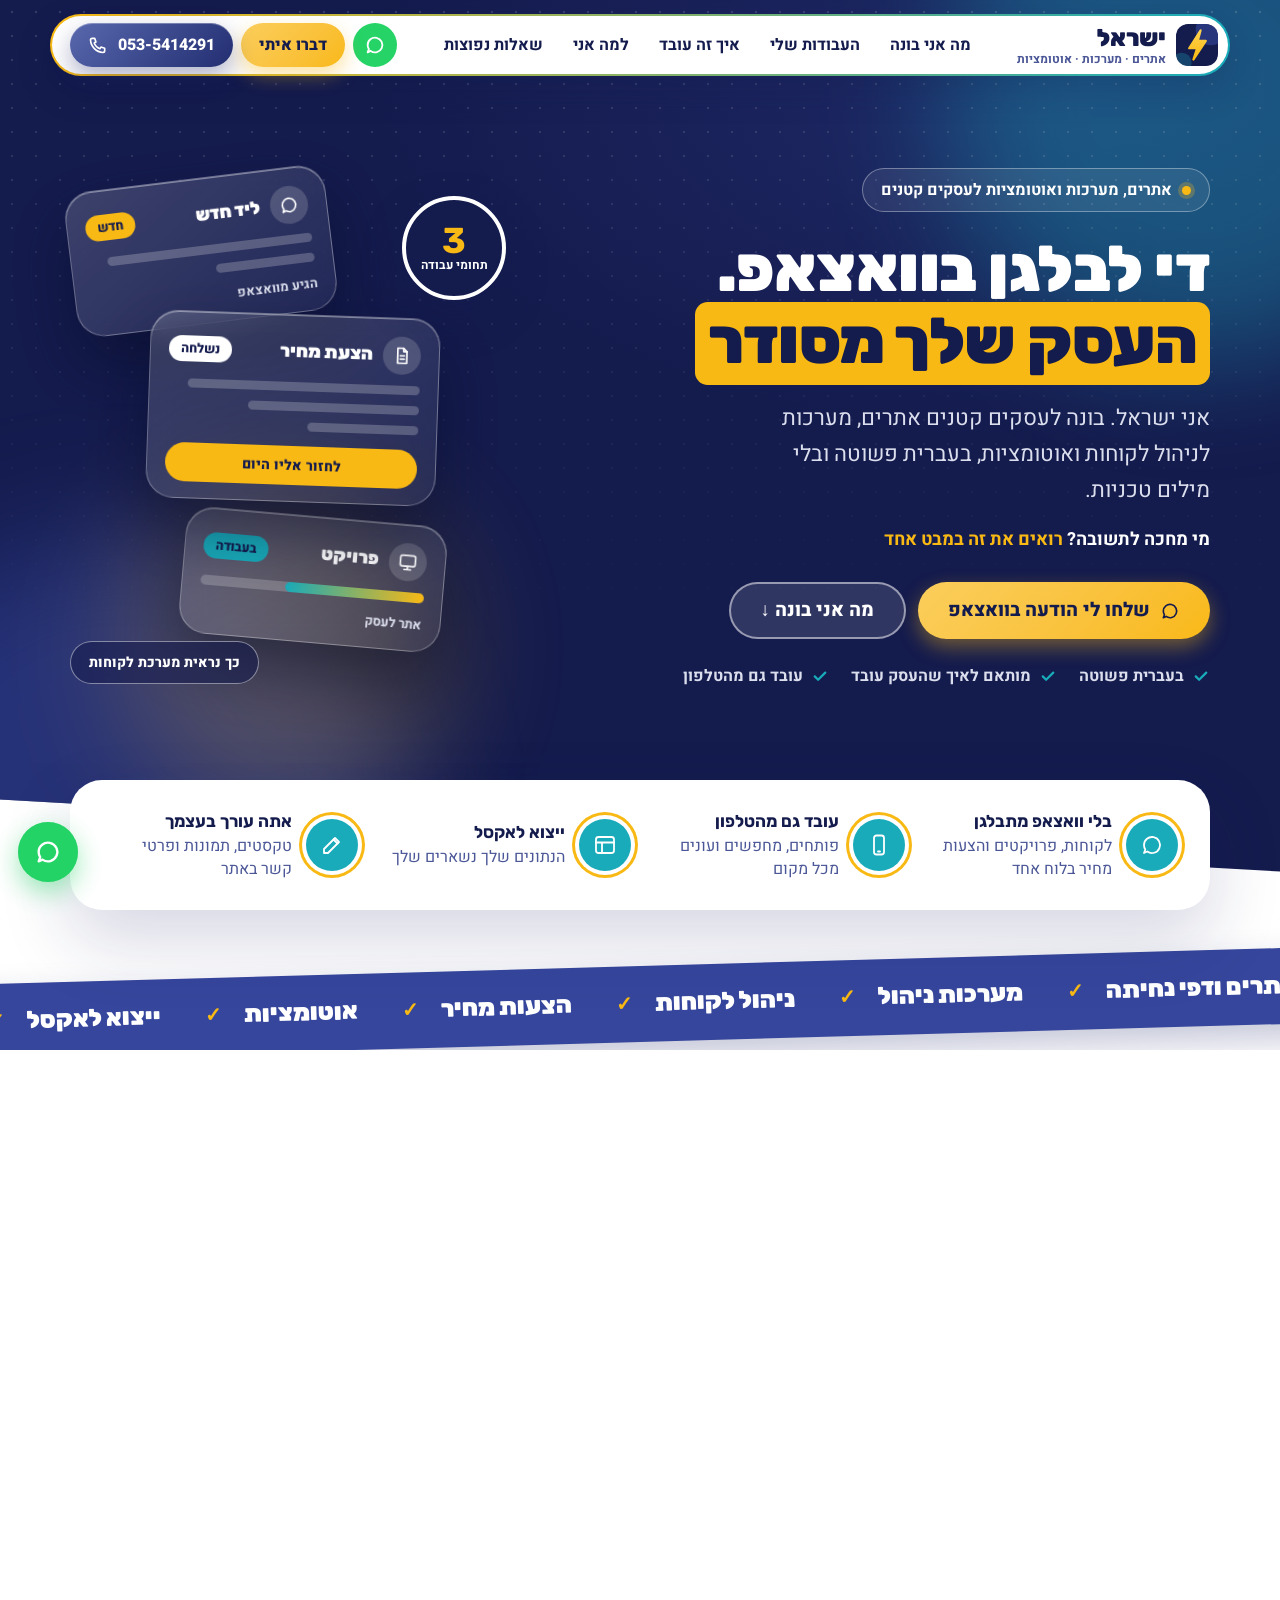
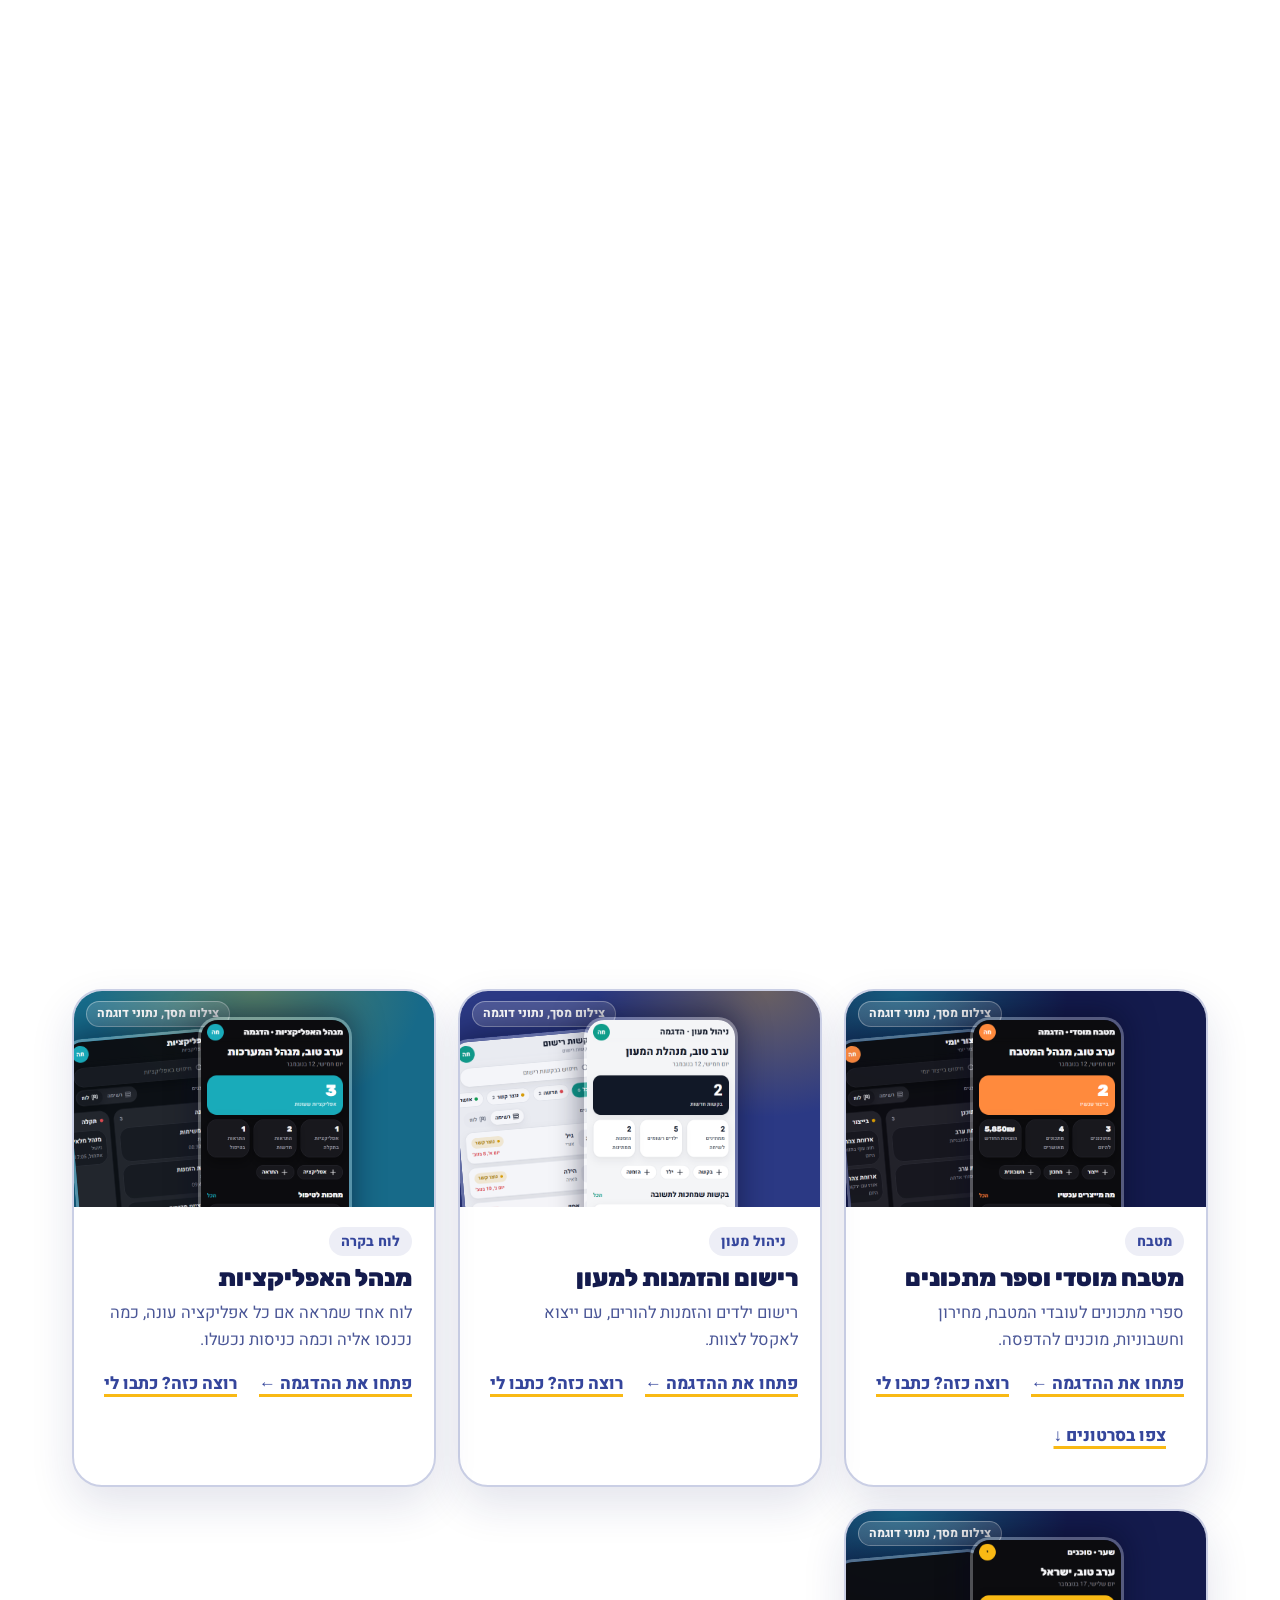
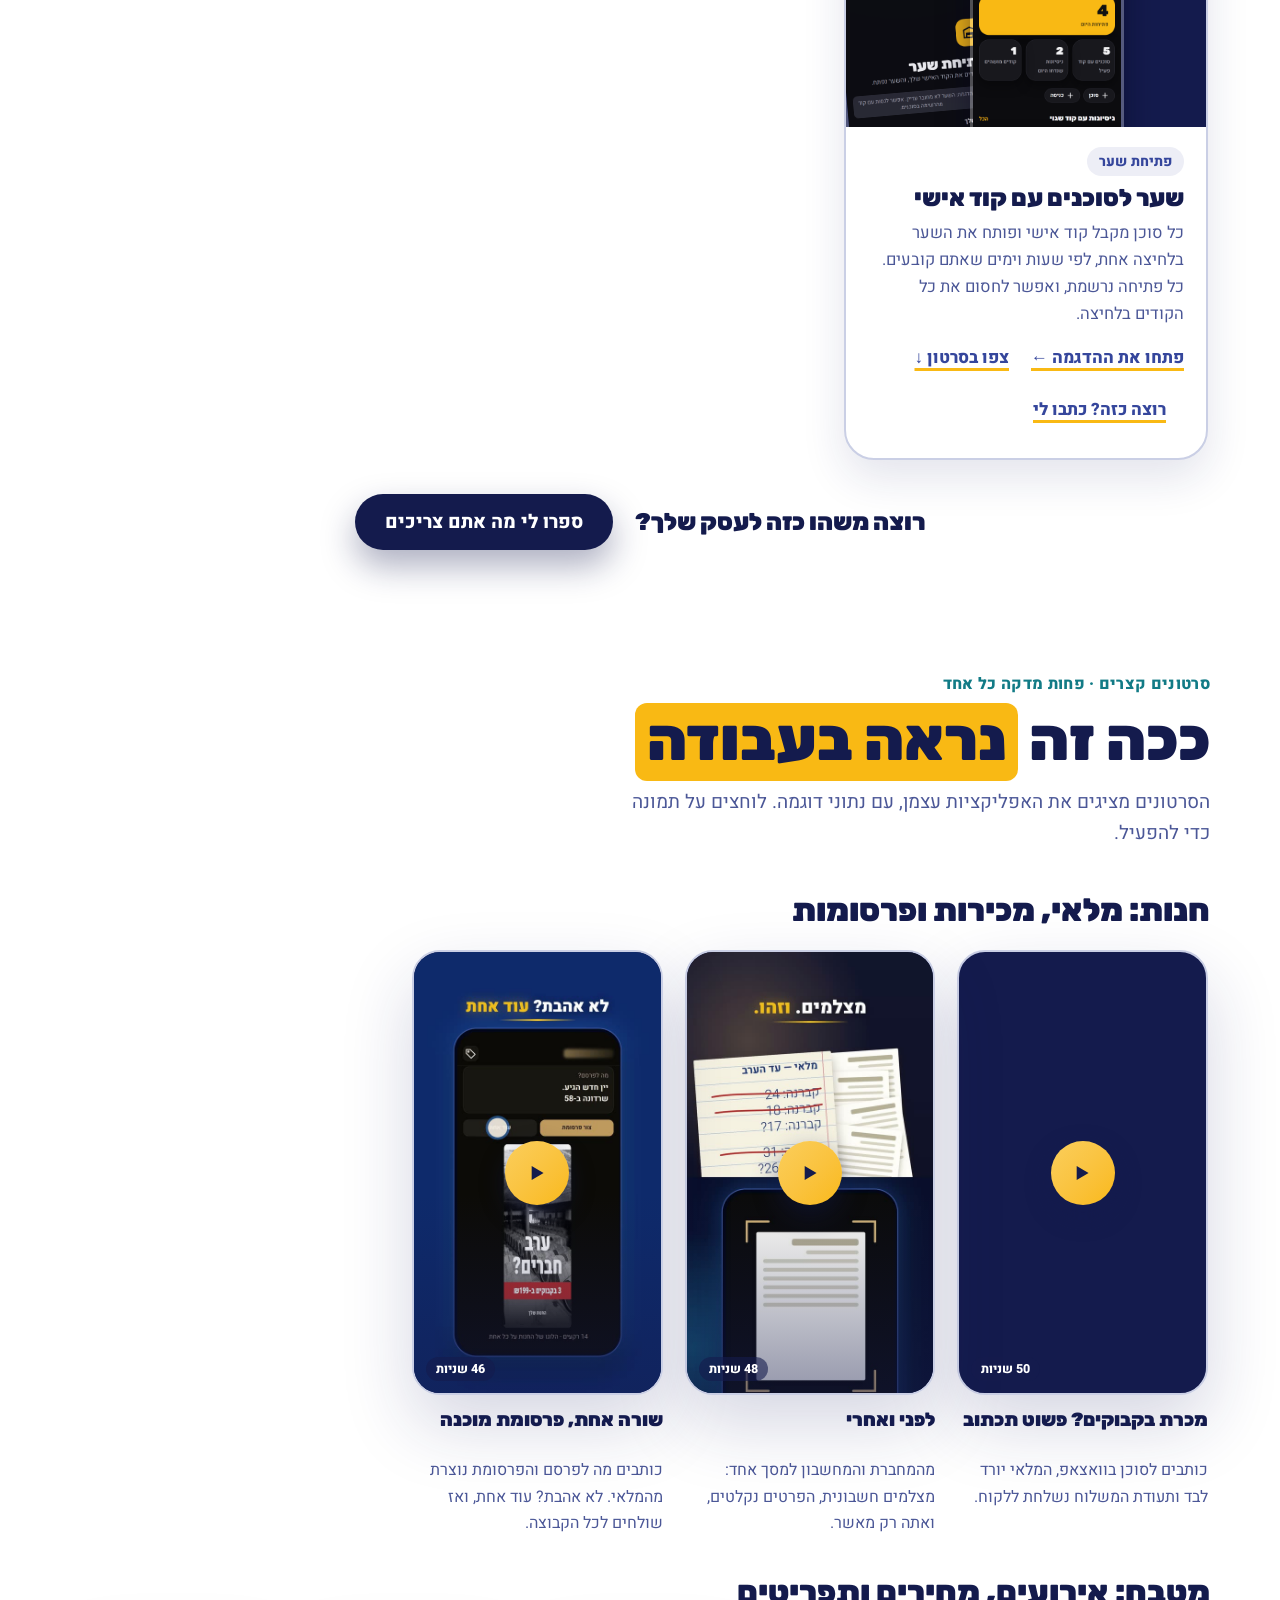
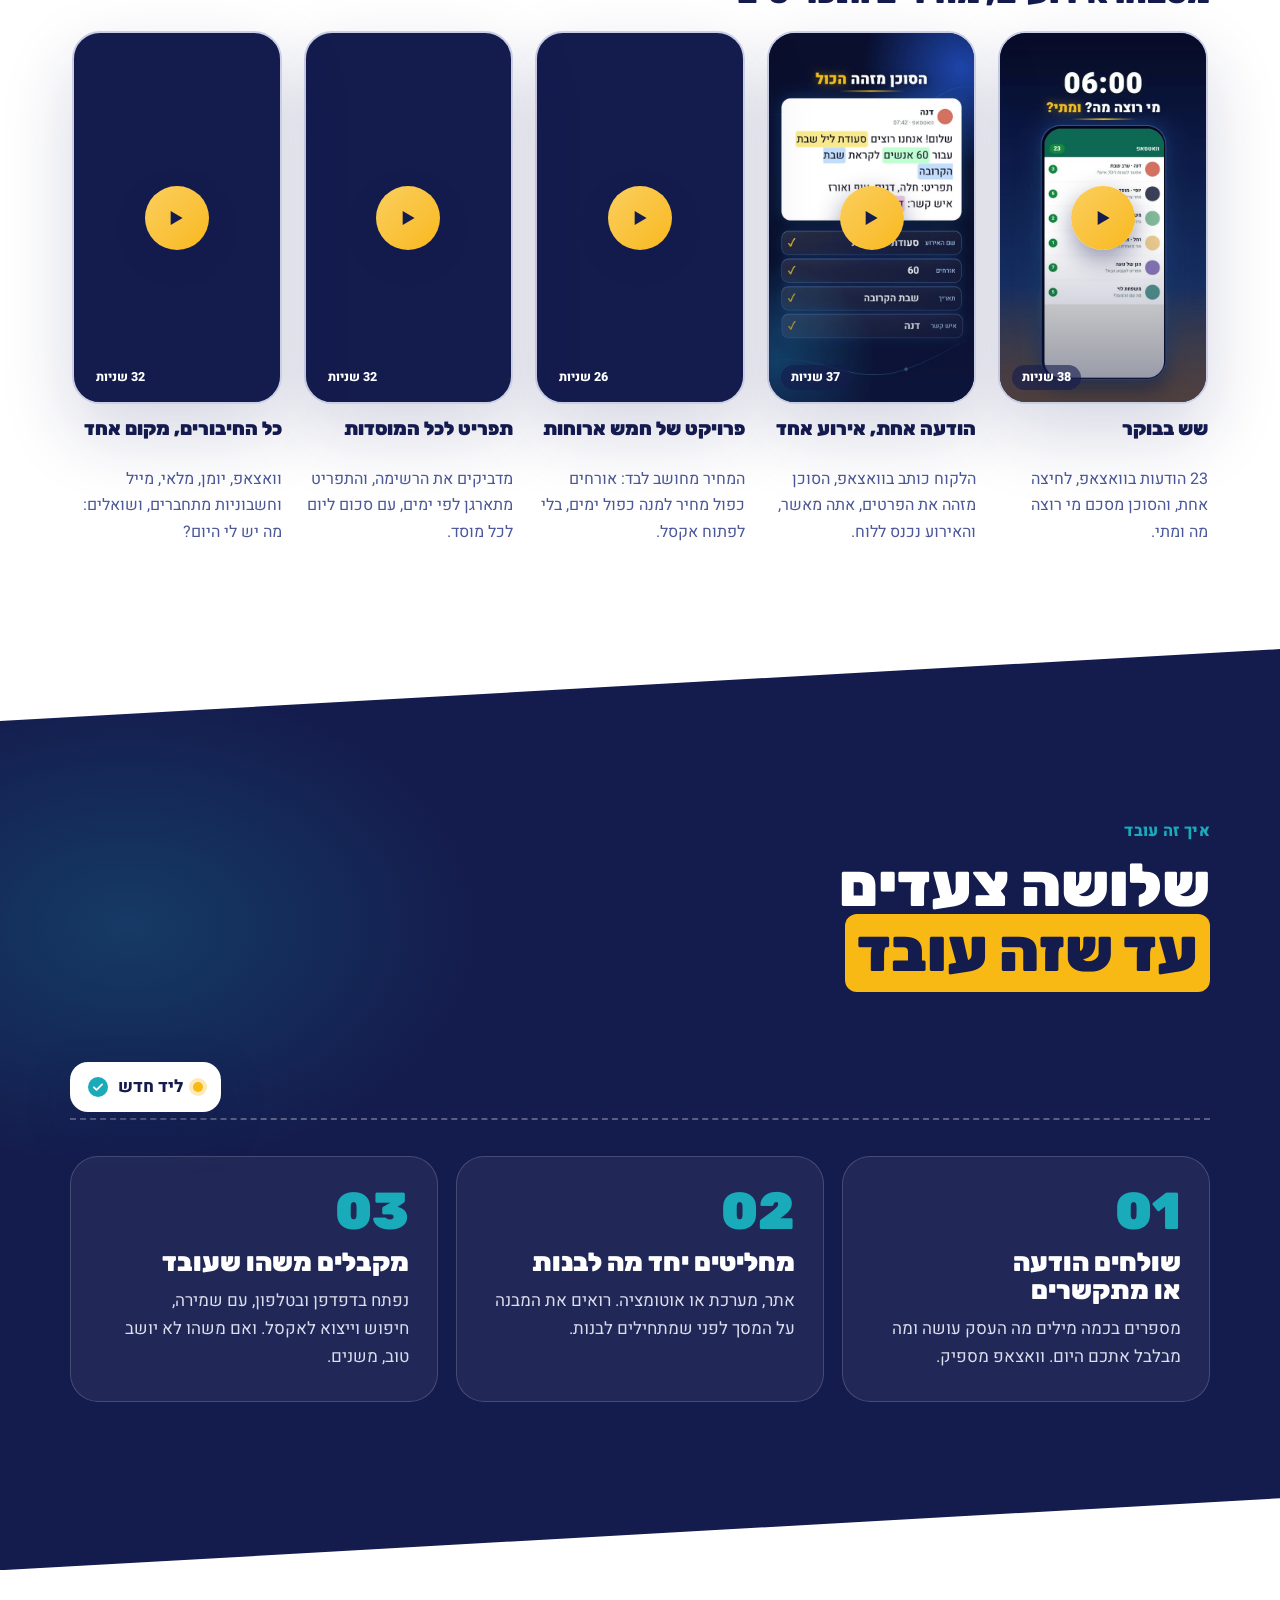
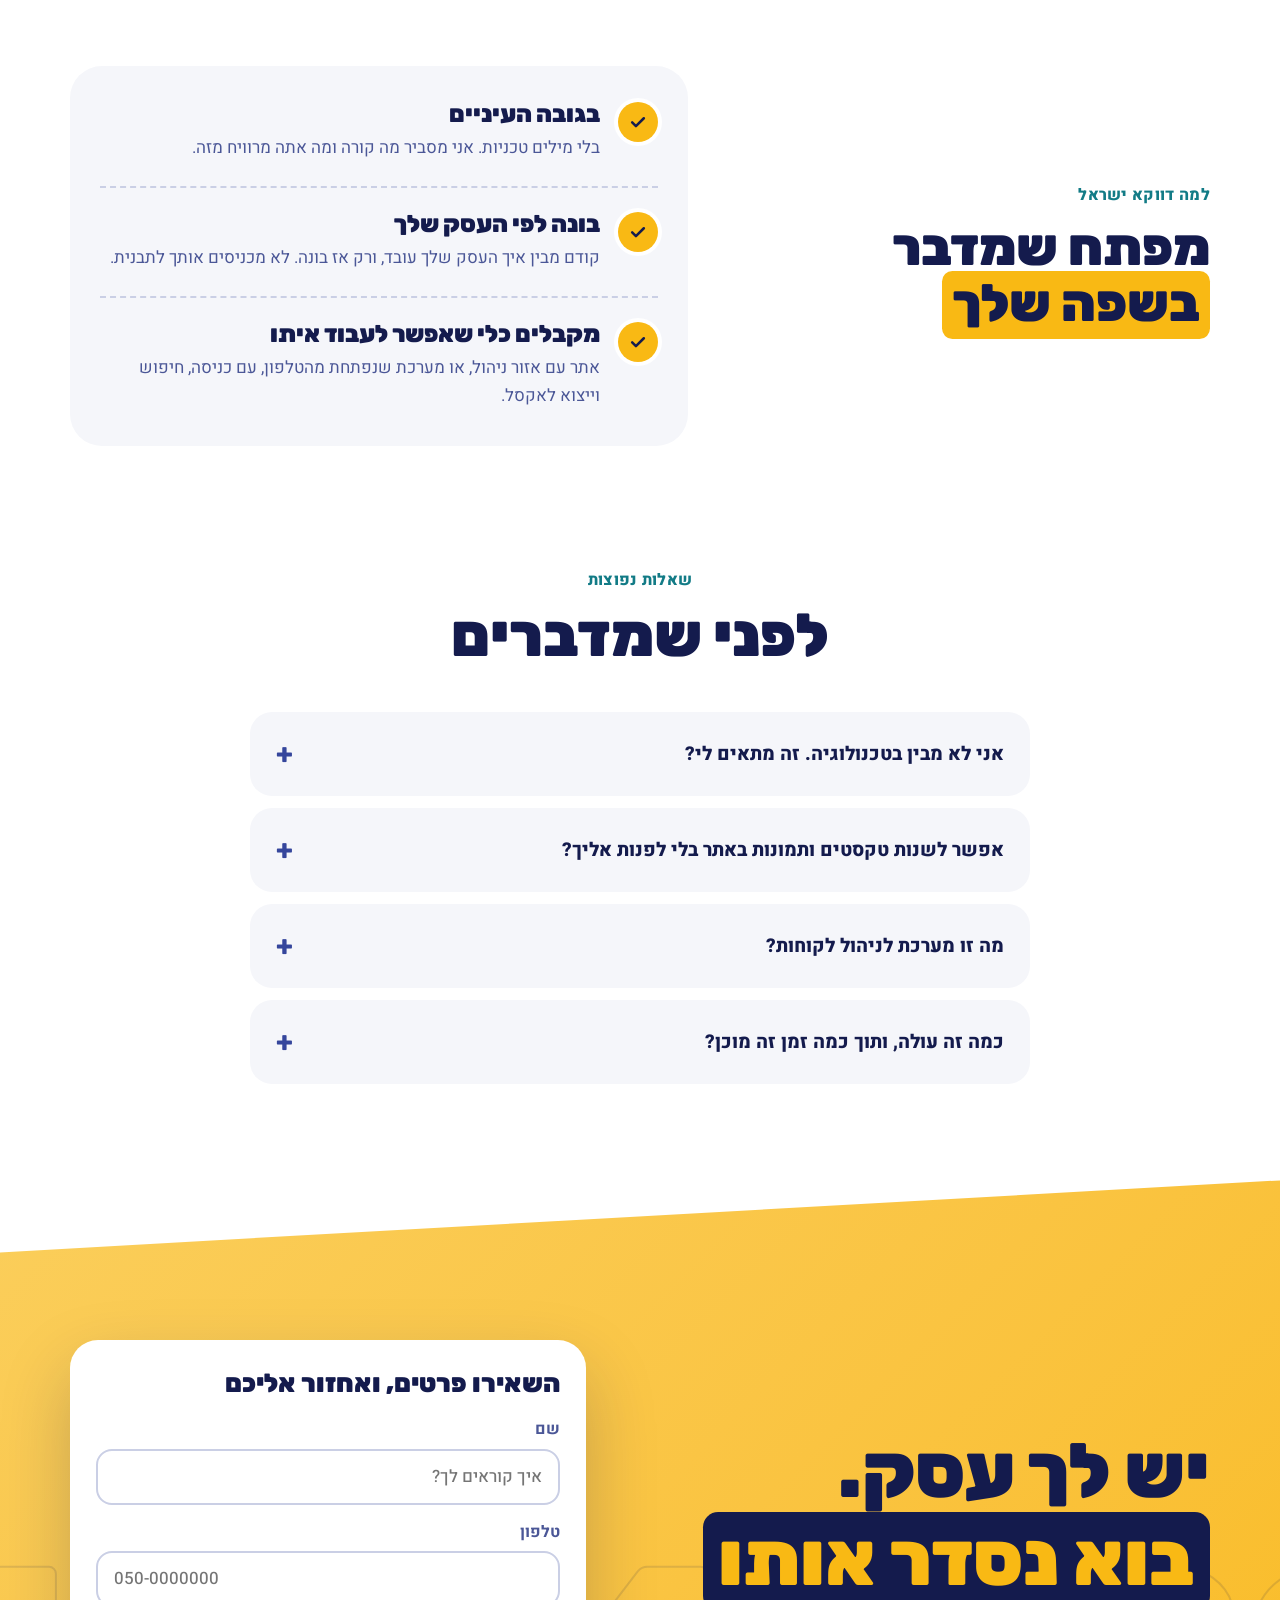
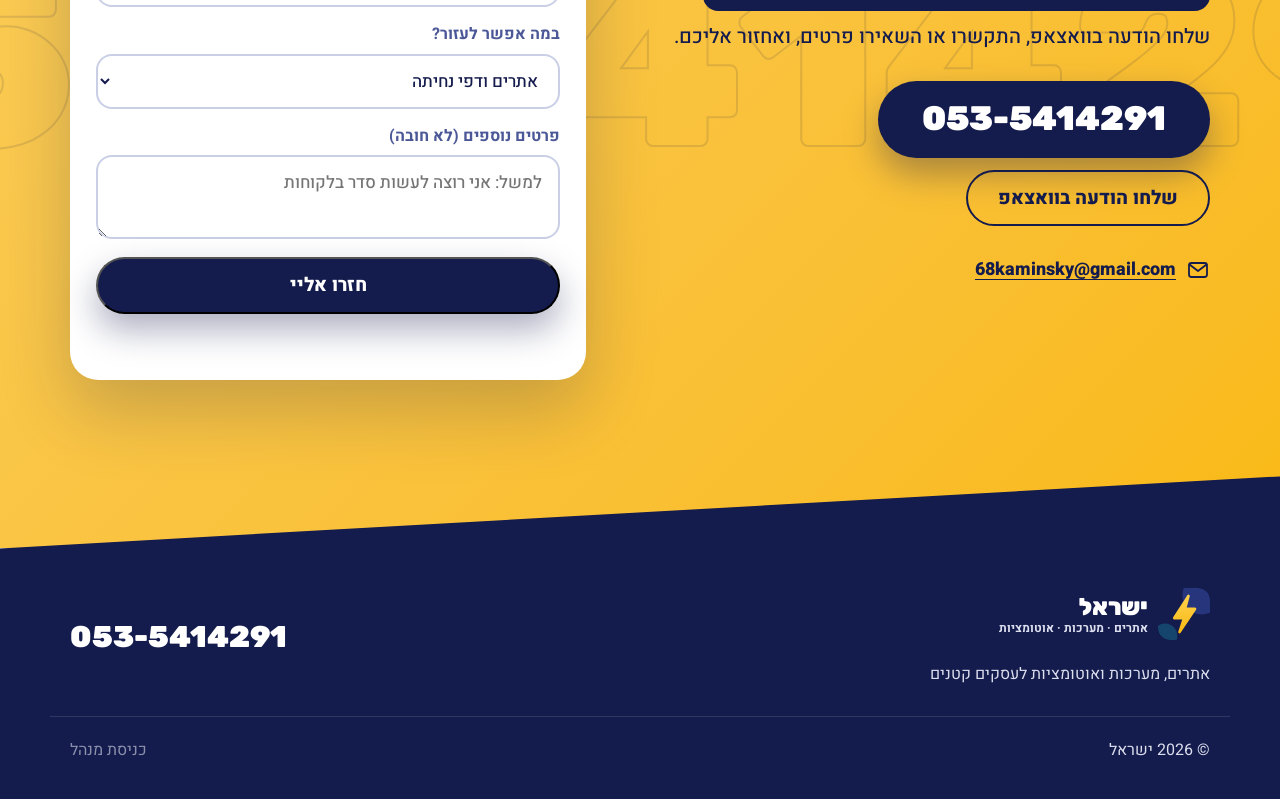
<file: index.html>
<!doctype html>
<html lang="he" dir="rtl">
<head>
  <meta charset="utf-8">
  <meta name="viewport" content="width=device-width, initial-scale=1">
  <title data-edit="seo.title" data-label="כותרת הדף בגוגל ובלשונית">ישראל – אתרים, מערכות ואוטומציות לעסקים קטנים</title>
  <meta name="description" data-edit-meta="seo.description" data-label="תיאור הדף בגוגל" data-type="long" content="בונה לעסקים קטנים אתרים ודפי נחיתה, מערכות לניהול לקוחות ואוטומציות. בעברית פשוטה ובלי מילים טכניות.">
  <meta name="lazy:whatsapp" data-edit-meta="contact.whatsapp" data-label="מספר וואצאפ" content="053-5414291">
  <meta name="lazy:wa-message" data-edit-meta="contact.wa_message" data-label="ההודעה המוכנה בוואצאפ" data-type="long" content="היי ישראל, אשמח לשמוע איך אפשר לסדר את העסק שלי">
  <link rel="canonical" href="https://68kaminsky-maker.github.io/israel-site/">
  <meta property="og:title" content="ישראל – אתרים, מערכות ואוטומציות לעסקים קטנים">
  <meta property="og:description" content="אתרים ודפי נחיתה, מערכות לניהול לקוחות ואוטומציות, בעברית פשוטה.">
  <meta property="og:type" content="website">
  <meta property="og:url" content="https://68kaminsky-maker.github.io/israel-site/">
  <meta property="og:site_name" content="ישראל">
  <meta property="og:locale" content="he_IL">
  <meta property="og:image" content="https://68kaminsky-maker.github.io/israel-site/assets/og.png">
  <meta property="og:image:type" content="image/png">
  <meta property="og:image:width" content="1200">
  <meta property="og:image:height" content="630">
  <meta property="og:image:alt" content="ישראל: די לבלגן בוואצאפ, העסק שלך מסודר. אתרים, מערכות ואוטומציות">
  <meta name="twitter:card" content="summary_large_image">
  <script type="application/ld+json">{"@context":"https://schema.org","@type":"ProfessionalService","name":"ישראל","description":"אתרים ודפי נחיתה, מערכות לניהול לקוחות ואוטומציות לעסקים קטנים, בעברית פשוטה.","url":"https://68kaminsky-maker.github.io/israel-site/","telephone":"+972535414291","email":"68kaminsky@gmail.com","inLanguage":"he","areaServed":"IL"}</script>
  <link rel="icon" href="assets/favicon.svg" type="image/svg+xml">
  <link rel="preconnect" href="https://fonts.googleapis.com">
  <link rel="preconnect" href="https://fonts.gstatic.com" crossorigin>
  <link href="https://fonts.googleapis.com/css2?family=Heebo:wght@400;500;700;800&family=Rubik:wght@700;900&display=swap" rel="stylesheet">
  <link rel="stylesheet" href="style.css">
  <script>document.documentElement.classList.add('js');</script>
  <script src="config.js"></script>
  <script src="content.js" defer></script>
  <script src="script.js" defer></script>
</head>
<body>

  <!-- תפריט צף -->
  <header class="nav-wrap">
    <nav class="nav" aria-label="ניווט ראשי">
      <a class="logo" href="#">
        <img class="logo__img" src="assets/logo.svg" data-edit-img="brand.logo" data-label="לוגו" alt="" width="42" height="42">
        <span class="logo__text"><span data-edit="brand.name" data-label="שם העסק">ישראל</span><small data-edit="brand.tagline" data-label="תיאור קצר מתחת לשם">אתרים · מערכות · אוטומציות</small></span>
      </a>
      <div class="nav__links">
        <a href="#services">מה אני בונה</a>
        <a href="#works">העבודות שלי</a>
        <a href="#process">איך זה עובד</a>
        <a href="#why">למה אני</a>
        <a href="#faq">שאלות נפוצות</a>
      </div>
      <div class="nav__actions">
        <a class="nav__wa" data-edit-wa href="https://wa.me/972535414291" aria-label="שלחו הודעה בוואצאפ">
          <svg viewBox="0 0 24 24" fill="none" stroke="currentColor" stroke-width="2" stroke-linecap="round" stroke-linejoin="round" aria-hidden="true"><path d="M4 12a8 8 0 1 1 3.3 6.5L4 20l1.3-3.5A7.9 7.9 0 0 1 4 12z"/></svg>
        </a>
        <a class="btn btn--yellow btn--sm" href="#contact"><span data-edit="nav.cta" data-label="כפתור בתפריט">דברו איתי</span></a>
        <a class="btn btn--blue btn--sm nav__phone" data-edit-tel href="tel:+972535414291">
          <svg viewBox="0 0 24 24" fill="none" stroke="currentColor" stroke-width="2" stroke-linecap="round" stroke-linejoin="round" aria-hidden="true"><path d="M5 4h3l1.5 4.5-2 1.2a11 11 0 0 0 6.8 6.8l1.2-2L20 16v3a2 2 0 0 1-2 2A16 16 0 0 1 3 6a2 2 0 0 1 2-2z"/></svg>
          <span data-edit="contact.phone" data-label="מספר טלפון (מוצג באתר ומשמש לחיוג)">053-5414291</span>
        </a>
      </div>
    </nav>
  </header>

  <main>

    <!-- פתיחה -->
    <section class="hero" data-section="פתיחה">
      <div class="hero__deco" aria-hidden="true">
        <span class="glow glow--teal"></span>
        <span class="glow glow--blue"></span>
        <span class="glow glow--yellow"></span>
        <span class="dots"></span>
      </div>

      <div class="wrap hero__grid">
        <div class="hero__text rv">
          <span class="pill-tag"><i></i><span data-edit="hero.tag" data-label="תגית מעל הכותרת">אתרים, מערכות ואוטומציות לעסקים קטנים</span></span>
          <h1 class="hero__title"><span data-edit="hero.title1" data-label="כותרת, שורה ראשונה">די לבלגן בוואצאפ.</span><br><em data-edit="hero.title2" data-label="כותרת, שורה מודגשת">העסק שלך מסודר</em></h1>
          <p class="hero__sub" data-edit="hero.sub" data-label="משפט הסבר" data-type="long">אני ישראל. בונה לעסקים קטנים אתרים, מערכות לניהול לקוחות ואוטומציות, בעברית פשוטה ובלי מילים טכניות.</p>
          <p class="hero__hook"><span data-edit="hero.hook1" data-label="שורה מתחת להסבר, התחלה">מי מחכה לתשובה?</span> <strong data-edit="hero.hook2" data-label="שורה מתחת להסבר, מילים מודגשות">רואים את זה במבט אחד</strong></p>
          <div class="hero__actions">
            <a class="btn btn--yellow btn--lg" data-edit-wa href="https://wa.me/972535414291">
              <svg viewBox="0 0 24 24" fill="none" stroke="currentColor" stroke-width="2" stroke-linecap="round" stroke-linejoin="round" aria-hidden="true"><path d="M4 12a8 8 0 1 1 3.3 6.5L4 20l1.3-3.5A7.9 7.9 0 0 1 4 12z"/></svg>
              <span data-edit="hero.cta" data-label="כפתור ראשי">שלחו לי הודעה בוואצאפ</span>
            </a>
            <a class="btn btn--ghost-dark btn--lg" href="#services"><span data-edit="hero.cta2" data-label="כפתור משני">מה אני בונה ↓</span></a>
          </div>
          <ul class="hero__ticks">
            <li data-edit="hero.tick1" data-label="יתרון 1">בעברית פשוטה</li>
            <li data-edit="hero.tick2" data-label="יתרון 2">מותאם לאיך שהעסק עובד</li>
            <li data-edit="hero.tick3" data-label="יתרון 3">עובד גם מהטלפון</li>
          </ul>
        </div>

        <!-- ערימת כרטיסי זכוכית: איור של מסך מערכת לקוחות -->
        <div class="hero__visual rv" role="img" aria-label="איור: כרטיסי לקוח, הצעת מחיר ופרויקט במערכת ניהול">
          <div class="gcard gcard--a" aria-hidden="true">
            <div class="gcard__head">
              <span class="gcard__ico"><svg viewBox="0 0 24 24" fill="none" stroke="currentColor" stroke-width="2" stroke-linecap="round" stroke-linejoin="round"><path d="M4 12a8 8 0 1 1 3.3 6.5L4 20l1.3-3.5A7.9 7.9 0 0 1 4 12z"/></svg></span>
              <b>ליד חדש</b>
              <span class="chip chip--yellow">חדש</span>
            </div>
            <span class="bar bar--l"></span><span class="bar bar--s"></span>
            <span class="gcard__foot">הגיע מוואצאפ</span>
          </div>
          <div class="gcard gcard--b" aria-hidden="true">
            <div class="gcard__head">
              <span class="gcard__ico"><svg viewBox="0 0 24 24" fill="none" stroke="currentColor" stroke-width="2" stroke-linecap="round" stroke-linejoin="round"><path d="M7 3h7l4 4v14H7z"/><path d="M14 3v4h4M10 12h5M10 16h5"/></svg></span>
              <b>הצעת מחיר</b>
              <span class="chip chip--white">נשלחה</span>
            </div>
            <span class="bar bar--l"></span><span class="bar bar--m"></span><span class="bar bar--s"></span>
            <span class="gcard__btn">לחזור אליו היום</span>
          </div>
          <div class="gcard gcard--c" aria-hidden="true">
            <div class="gcard__head">
              <span class="gcard__ico"><svg viewBox="0 0 24 24" fill="none" stroke="currentColor" stroke-width="2" stroke-linecap="round" stroke-linejoin="round"><rect x="3" y="4" width="18" height="13" rx="2.5"/><path d="M8 21h8M12 17v4"/></svg></span>
              <b>פרויקט</b>
              <span class="chip chip--teal">בעבודה</span>
            </div>
            <span class="progress"><i></i></span>
            <span class="gcard__foot">אתר לעסק</span>
          </div>
          <span class="float float--tag">כך נראית מערכת לקוחות</span>
          <span class="float float--count"><b data-edit="hero.count_num" data-label="מונה עגול, מספר">3</b><span data-edit="hero.count_text" data-label="מונה עגול, טקסט">תחומי עבודה</span></span>
        </div>
      </div>
    </section>

    <!-- פס אמון -->
    <div class="wrap" data-section="פס אמון">
      <ul class="trust rv">
        <li>
          <span class="trust__icon"><svg viewBox="0 0 24 24" fill="none" stroke="currentColor" stroke-width="1.8" stroke-linecap="round" stroke-linejoin="round" aria-hidden="true"><path d="M4 12a8 8 0 1 1 3.3 6.5L4 20l1.3-3.5A7.9 7.9 0 0 1 4 12z"/></svg></span>
          <span><b data-edit="trust.1.title" data-label="יתרון 1, כותרת">בלי וואצאפ מתבלגן</b><span data-edit="trust.1.text" data-label="יתרון 1, הסבר">לקוחות, פרויקטים והצעות מחיר בלוח אחד</span></span>
        </li>
        <li>
          <span class="trust__icon"><svg viewBox="0 0 24 24" fill="none" stroke="currentColor" stroke-width="1.8" stroke-linecap="round" stroke-linejoin="round" aria-hidden="true"><rect x="7" y="2.5" width="10" height="19" rx="2.5"/><path d="M11 18.5h2"/></svg></span>
          <span><b data-edit="trust.2.title" data-label="יתרון 2, כותרת">עובד גם מהטלפון</b><span data-edit="trust.2.text" data-label="יתרון 2, הסבר">פותחים, מחפשים ועונים מכל מקום</span></span>
        </li>
        <li>
          <span class="trust__icon"><svg viewBox="0 0 24 24" fill="none" stroke="currentColor" stroke-width="1.8" stroke-linecap="round" stroke-linejoin="round" aria-hidden="true"><rect x="3" y="4" width="18" height="16" rx="2.5"/><path d="M3 9.5h18M9 9.5V20"/></svg></span>
          <span><b data-edit="trust.3.title" data-label="יתרון 3, כותרת">ייצוא לאקסל</b><span data-edit="trust.3.text" data-label="יתרון 3, הסבר">הנתונים שלך נשארים שלך</span></span>
        </li>
        <li>
          <span class="trust__icon"><svg viewBox="0 0 24 24" fill="none" stroke="currentColor" stroke-width="1.8" stroke-linecap="round" stroke-linejoin="round" aria-hidden="true"><path d="M4 20h4L19 9l-4-4L4 16z"/><path d="M13.5 6.5l4 4"/></svg></span>
          <span><b data-edit="trust.4.title" data-label="יתרון 4, כותרת">אתה עורך בעצמך</b><span data-edit="trust.4.text" data-label="יתרון 4, הסבר">טקסטים, תמונות ופרטי קשר באתר</span></span>
        </li>
      </ul>
    </div>

    <!-- רצועה רצה -->
    <div class="ticker-wrap" aria-hidden="true" data-section="רצועה רצה">
      <div class="ticker">
        <div class="ticker__track">
          <span data-edit="ticker.1" data-label="פריט 1">אתרים ודפי נחיתה</span><span data-edit="ticker.2" data-label="פריט 2">מערכות ניהול</span><span data-edit="ticker.3" data-label="פריט 3">ניהול לקוחות</span><span data-edit="ticker.4" data-label="פריט 4">הצעות מחיר</span><span data-edit="ticker.5" data-label="פריט 5">אוטומציות</span><span data-edit="ticker.6" data-label="פריט 6">ייצוא לאקסל</span>
          <span data-edit="ticker.1">אתרים ודפי נחיתה</span><span data-edit="ticker.2">מערכות ניהול</span><span data-edit="ticker.3">ניהול לקוחות</span><span data-edit="ticker.4">הצעות מחיר</span><span data-edit="ticker.5">אוטומציות</span><span data-edit="ticker.6">ייצוא לאקסל</span>
        </div>
      </div>
    </div>

    <!-- מה אני בונה -->
    <section class="section" id="services" data-section="מה אני בונה">
      <div class="wrap">
        <div class="head rv">
          <span class="eyebrow" data-edit="services.eyebrow" data-label="תווית מעל הכותרת">מה אני בונה · שלושה תחומים</span>
          <h2 class="title"><span data-edit="services.title1" data-label="כותרת, התחלה">מה </span><em data-edit="services.title2" data-label="כותרת, מילה מודגשת">העסק שלך</em><span data-edit="services.title3" data-label="כותרת, סוף"> צריך?</span></h2>
          <p class="head__sub" data-edit="services.sub" data-label="משפט מתחת לכותרת">אפשר להתחיל מאחד מהם, ולהוסיף את השאר כשיש צורך.</p>
        </div>
        <div class="services">
          <article class="service rv">
            <span class="service__num" aria-hidden="true">01</span>
            <span class="service__icon"><svg viewBox="0 0 24 24" fill="none" stroke="currentColor" stroke-width="1.8" stroke-linecap="round" stroke-linejoin="round" aria-hidden="true"><rect x="3" y="4" width="18" height="14" rx="2.5"/><path d="M3 8.5h18M8 21h8"/></svg></span>
            <h3 data-edit="s1.name" data-label="שירות 1, שם">אתרים ודפי נחיתה</h3>
            <p data-edit="s1.desc" data-label="שירות 1, תיאור" data-type="long">אתר שמציג את העסק שלך ומביא פניות ישר לוואצאפ ולטלפון. אתה מחליף טקסטים ותמונות בעצמך, ורואה כל פנייה שנכנסה.</p>
            <p class="service__price" data-edit="s1.price" data-label="שירות 1, מחיר (למשל: החל מ-2,500 ₪). אם ריק, המחיר לא מוצג באתר"></p>
            <a class="service__link" href="#contact" data-edit="services.link" data-label="קישור בכל כרטיס">לשאול על זה ←</a>
          </article>
          <article class="service rv">
            <span class="service__num" aria-hidden="true">02</span>
            <span class="service__icon"><svg viewBox="0 0 24 24" fill="none" stroke="currentColor" stroke-width="1.8" stroke-linecap="round" stroke-linejoin="round" aria-hidden="true"><circle cx="9" cy="8" r="3.2"/><path d="M3 19c0-3.2 2.7-5 6-5s6 1.8 6 5M16 5.5a3 3 0 0 1 0 5.6M18 14.3c1.8.6 3 2 3 4.7"/></svg></span>
            <h3 data-edit="s2.name" data-label="שירות 2, שם">מערכות ניהול</h3>
            <p data-edit="s2.desc" data-label="שירות 2, תיאור" data-type="long">לקוחות, פרויקטים, הצעות מחיר ושיחות במקום אחד. רואים מי מחכה לתשובה, וחוזרים לכל אחד בזמן.</p>
            <p class="service__price" data-edit="s2.price" data-label="שירות 2, מחיר (למשל: החל מ-2,500 ₪). אם ריק, המחיר לא מוצג באתר"></p>
            <a class="service__link" href="#contact" data-edit="services.link">לשאול על זה ←</a>
          </article>
          <article class="service rv">
            <span class="service__num" aria-hidden="true">03</span>
            <span class="service__icon"><svg viewBox="0 0 24 24" fill="none" stroke="currentColor" stroke-width="1.8" stroke-linecap="round" stroke-linejoin="round" aria-hidden="true"><path d="M13 3L5 13.5h6L10 21l8-10.5h-6z"/></svg></span>
            <h3 data-edit="s3.name" data-label="שירות 3, שם">אוטומציות</h3>
            <p data-edit="s3.desc" data-label="שירות 3, תיאור" data-type="long">תזכורות, סיכומים והודעות מוכנות לוואצאפ, כדי שהעבודה החוזרת תעבור למחשב ואתה תתפנה ללקוחות.</p>
            <p class="service__price" data-edit="s3.price" data-label="שירות 3, מחיר (למשל: החל מ-2,500 ₪). אם ריק, המחיר לא מוצג באתר"></p>
            <a class="service__link" href="#contact" data-edit="services.link">לשאול על זה ←</a>
          </article>
        </div>
      </div>
    </section>

    <!-- העבודות שלי: מסכים לדוגמה, בלי נתונים אמיתיים -->
    <section class="section works-sec" id="works" data-section="העבודות שלי">
      <div class="wrap">
        <div class="head rv">
          <span class="eyebrow" data-edit="works.eyebrow" data-label="תווית מעל הכותרת">העבודות שלי · תצוגה לדוגמה</span>
          <h2 class="title"><span data-edit="works.title1" data-label="כותרת, התחלה">מערכות </span><em data-edit="works.title2" data-label="כותרת, מילים מודגשות">שכבר בניתי</em></h2>
          <p class="head__sub" data-edit="works.sub" data-label="משפט מתחת לכותרת" data-type="long">כל המסכים כאן הם גרסאות הדגמה עם נתונים מומצאים. אין בהם שמות, מספרים או נתונים של לקוחות אמיתיים. אפשר לפתוח כל הדגמה וללחוץ בה: מה שתוסיפו נשמר רק בדפדפן שלכם.</p>
        </div>

        <div class="works" tabindex="0" aria-label="העבודות שלי, אפשר לגלול הצידה">

          <!-- 1. ניהול לקוחות: לוח עמודות -->
          <article class="work rv">
            <div class="mock mock--ink">
              <div class="shots">
                <img class="shot shot--b" src="assets/works/clients-list.png" alt="מסך הבית ולוח הלקוחות במערכת ניהול לקוחות, עם נתוני דוגמה" width="390" height="780" loading="lazy" decoding="async">
                <img class="shot shot--a" src="assets/works/clients-home.png" alt="מסך הבית של מערכת ניהול לקוחות, עם נתוני דוגמה" width="390" height="780" loading="lazy" decoding="async">
              </div>
              <span class="mock__tag">צילום מסך, נתוני דוגמה</span>
            </div>
            <div class="work__body">
              <span class="work__kind" data-edit="works.1.kind" data-label="עבודה 1, סוג">מערכת ניהול</span>
              <h3 data-edit="works.1.title" data-label="עבודה 1, שם">ניהול לקוחות והצעות מחיר</h3>
              <p data-edit="works.1.text" data-label="עבודה 1, תיאור" data-type="long">לקוחות, פרויקטים, הצעות מחיר ושיחות בלוח עמודות, עם סטטוס ותזכורת לחזור לכל לקוח.</p>
              <a class="work__demo" href="demos/clients/index.html" target="_blank" rel="noopener" aria-label="פתחו הדגמה של ניהול לקוחות והצעות מחיר, נפתח בלשונית חדשה"><span data-edit="works.demo_link" data-label="קישור להדגמה, בכל כרטיס">פתחו את ההדגמה ←</span></a>
              <a class="work__demo work__demo--wa" data-edit-wa href="https://wa.me/972535414291" target="_blank" rel="noopener"><span data-edit="works.ask_link" data-label="קישור וואצאפ, בכל כרטיס">רוצה כזה? כתבו לי</span></a>
            </div>
          </article>

          <!-- 2. חנות וניהול -->
          <article class="work rv">
            <div class="mock mock--blue">
              <div class="shots">
                <img class="shot shot--b" src="assets/works/store-list.png" alt="הזמנות ומסך הבית במערכת ניהול חנות, עם נתוני דוגמה" width="390" height="780" loading="lazy" decoding="async">
                <img class="shot shot--a" src="assets/works/store-home.png" alt="מסך הבית של מערכת ניהול חנות, עם נתוני דוגמה" width="390" height="780" loading="lazy" decoding="async">
              </div>
              <span class="mock__tag">צילום מסך, נתוני דוגמה</span>
            </div>
            <div class="work__body">
              <span class="work__kind" data-edit="works.2.kind" data-label="עבודה 2, סוג">חנות וניהול</span>
              <h3 data-edit="works.2.title" data-label="עבודה 2, שם">ניהול חנות</h3>
              <p data-edit="works.2.text" data-label="עבודה 2, תיאור" data-type="long">קטלוג, חשבוניות ופרסומות, עם אתר חנות וסוכן וואצאפ שעונה ללקוחות.</p>
              <a class="work__demo" href="demos/store/index.html" target="_blank" rel="noopener" aria-label="פתחו הדגמה של ניהול חנות, נפתח בלשונית חדשה"><span data-edit="works.demo_link" data-label="קישור להדגמה, בכל כרטיס">פתחו את ההדגמה ←</span></a>
              <a class="work__demo work__demo--wa" data-edit-wa href="https://wa.me/972535414291" target="_blank" rel="noopener"><span data-edit="works.ask_link" data-label="קישור וואצאפ, בכל כרטיס">רוצה כזה? כתבו לי</span></a>
              <a class="work__demo work__demo--video" href="#videos-store"><span data-edit="works.video_link" data-label="קישור לסרטונים, בכרטיסים">צפו בסרטונים ↓</span></a>
            </div>
          </article>

          <!-- 3. אירועים ותשלומים -->
          <article class="work rv">
            <div class="mock mock--teal">
              <div class="shots">
                <img class="shot shot--b" src="assets/works/events-list.png" alt="אירועים ומסך הבית במערכת לניהול אירועים ותשלומים, עם נתוני דוגמה" width="390" height="780" loading="lazy" decoding="async">
                <img class="shot shot--a" src="assets/works/events-home.png" alt="מסך הבית של מערכת אירועים ותשלומים, עם נתוני דוגמה" width="390" height="780" loading="lazy" decoding="async">
              </div>
              <span class="mock__tag">צילום מסך, נתוני דוגמה</span>
            </div>
            <div class="work__body">
              <span class="work__kind" data-edit="works.3.kind" data-label="עבודה 3, סוג">ניהול תשלומים</span>
              <h3 data-edit="works.3.title" data-label="עבודה 3, שם">אירועים, הזמנות ותשלומים</h3>
              <p data-edit="works.3.text" data-label="עבודה 3, תיאור" data-type="long">מעקב אחרי הזמנות, חשבוניות ודוחות חיוב, כדי לדעת מי שילם ומי עוד מחכה.</p>
              <a class="work__demo" href="demos/events/index.html" target="_blank" rel="noopener" aria-label="פתחו הדגמה של אירועים, הזמנות ותשלומים, נפתח בלשונית חדשה"><span data-edit="works.demo_link" data-label="קישור להדגמה, בכל כרטיס">פתחו את ההדגמה ←</span></a>
              <a class="work__demo work__demo--wa" data-edit-wa href="https://wa.me/972535414291" target="_blank" rel="noopener"><span data-edit="works.ask_link" data-label="קישור וואצאפ, בכל כרטיס">רוצה כזה? כתבו לי</span></a>
            </div>
          </article>

          <!-- 4. מטבח מוסדי -->
          <article class="work rv">
            <div class="mock mock--ink">
              <div class="shots">
                <img class="shot shot--b" src="assets/works/kitchen-list.png" alt="לוח הייצור היומי ומסך הבית במערכת למטבח מוסדי, עם נתוני דוגמה" width="390" height="780" loading="lazy" decoding="async">
                <img class="shot shot--a" src="assets/works/kitchen-home.png" alt="מסך הבית של מערכת מטבח מוסדי, עם נתוני דוגמה" width="390" height="780" loading="lazy" decoding="async">
              </div>
              <span class="mock__tag">צילום מסך, נתוני דוגמה</span>
            </div>
            <div class="work__body">
              <span class="work__kind" data-edit="works.4.kind" data-label="עבודה 4, סוג">מטבח</span>
              <h3 data-edit="works.4.title" data-label="עבודה 4, שם">מטבח מוסדי וספר מתכונים</h3>
              <p data-edit="works.4.text" data-label="עבודה 4, תיאור" data-type="long">ספרי מתכונים לעובדי המטבח, מחירון וחשבוניות, מוכנים להדפסה.</p>
              <a class="work__demo" href="demos/kitchen/index.html" target="_blank" rel="noopener" aria-label="פתחו הדגמה של מטבח מוסדי וספר מתכונים, נפתח בלשונית חדשה"><span data-edit="works.demo_link" data-label="קישור להדגמה, בכל כרטיס">פתחו את ההדגמה ←</span></a>
              <a class="work__demo work__demo--wa" data-edit-wa href="https://wa.me/972535414291" target="_blank" rel="noopener"><span data-edit="works.ask_link" data-label="קישור וואצאפ, בכל כרטיס">רוצה כזה? כתבו לי</span></a>
              <a class="work__demo work__demo--video" href="#videos-kitchen"><span data-edit="works.video_link" data-label="קישור לסרטונים, בכרטיסים">צפו בסרטונים ↓</span></a>
            </div>
          </article>

          <!-- 5. מעון -->
          <article class="work rv">
            <div class="mock mock--blue">
              <div class="shots">
                <img class="shot shot--b" src="assets/works/daycare-list.png" alt="בקשות רישום ומסך הבית במערכת לניהול מעון, עם נתוני דוגמה" width="390" height="780" loading="lazy" decoding="async">
                <img class="shot shot--a" src="assets/works/daycare-home.png" alt="מסך הבית של מערכת ניהול מעון, עם נתוני דוגמה" width="390" height="780" loading="lazy" decoding="async">
              </div>
              <span class="mock__tag">צילום מסך, נתוני דוגמה</span>
            </div>
            <div class="work__body">
              <span class="work__kind" data-edit="works.5.kind" data-label="עבודה 5, סוג">ניהול מעון</span>
              <h3 data-edit="works.5.title" data-label="עבודה 5, שם">רישום והזמנות למעון</h3>
              <p data-edit="works.5.text" data-label="עבודה 5, תיאור" data-type="long">רישום ילדים והזמנות להורים, עם ייצוא לאקסל לצוות.</p>
              <a class="work__demo" href="demos/daycare/index.html" target="_blank" rel="noopener" aria-label="פתחו הדגמה של רישום והזמנות למעון, נפתח בלשונית חדשה"><span data-edit="works.demo_link" data-label="קישור להדגמה, בכל כרטיס">פתחו את ההדגמה ←</span></a>
              <a class="work__demo work__demo--wa" data-edit-wa href="https://wa.me/972535414291" target="_blank" rel="noopener"><span data-edit="works.ask_link" data-label="קישור וואצאפ, בכל כרטיס">רוצה כזה? כתבו לי</span></a>
            </div>
          </article>

          <!-- 6. מנהל האפליקציות -->
          <article class="work rv">
            <div class="mock mock--teal">
              <div class="shots">
                <img class="shot shot--b" src="assets/works/apps-list.png" alt="רשימת האפליקציות ומסך הבית בלוח הבקרה, עם נתוני דוגמה" width="390" height="780" loading="lazy" decoding="async">
                <img class="shot shot--a" src="assets/works/apps-home.png" alt="מסך הבית של לוח הבקרה, עם נתוני דוגמה" width="390" height="780" loading="lazy" decoding="async">
              </div>
              <span class="mock__tag">צילום מסך, נתוני דוגמה</span>
            </div>
            <div class="work__body">
              <span class="work__kind" data-edit="works.6.kind" data-label="עבודה 6, סוג">לוח בקרה</span>
              <h3 data-edit="works.6.title" data-label="עבודה 6, שם">מנהל האפליקציות</h3>
              <p data-edit="works.6.text" data-label="עבודה 6, תיאור" data-type="long">לוח אחד שמראה אם כל אפליקציה עונה, כמה נכנסו אליה וכמה כניסות נכשלו.</p>
              <a class="work__demo" href="demos/apps/index.html" target="_blank" rel="noopener" aria-label="פתחו הדגמה של מנהל האפליקציות, נפתח בלשונית חדשה"><span data-edit="works.demo_link" data-label="קישור להדגמה, בכל כרטיס">פתחו את ההדגמה ←</span></a>
              <a class="work__demo work__demo--wa" data-edit-wa href="https://wa.me/972535414291" target="_blank" rel="noopener"><span data-edit="works.ask_link" data-label="קישור וואצאפ, בכל כרטיס">רוצה כזה? כתבו לי</span></a>
            </div>
          </article>

          <!-- 7. שער לסוכנים -->
          <article class="work rv">
            <div class="mock mock--ink">
              <div class="shots">
                <img class="shot shot--b" src="assets/works/gate-open.png" alt="מסך הכניסה של הסוכן להקלדת הקוד האישי, עם נתוני דוגמה" width="390" height="780" loading="lazy" decoding="async">
                <img class="shot shot--a" src="assets/works/gate-home.png" alt="מסך הבית של בעל העסק במערכת השער לסוכנים, עם נתוני דוגמה" width="390" height="780" loading="lazy" decoding="async">
              </div>
              <span class="mock__tag">צילום מסך, נתוני דוגמה</span>
            </div>
            <div class="work__body">
              <span class="work__kind" data-edit="works.7.kind" data-label="עבודה 7, סוג">פתיחת שער</span>
              <h3 data-edit="works.7.title" data-label="עבודה 7, שם">שער לסוכנים עם קוד אישי</h3>
              <p data-edit="works.7.text" data-label="עבודה 7, תיאור" data-type="long">כל סוכן מקבל קוד אישי ופותח את השער בלחיצה אחת, לפי שעות וימים שאתם קובעים. כל פתיחה נרשמת, ואפשר לחסום את כל הקודים בלחיצה.</p>
              <a class="work__demo" href="demos/gate/index.html" target="_blank" rel="noopener" aria-label="פתחו הדגמה של שער לסוכנים, נפתח בלשונית חדשה"><span data-edit="works.demo_link" data-label="קישור להדגמה, בכל כרטיס">פתחו את ההדגמה ←</span></a>
              <a class="work__demo work__demo--video" href="assets/videos/gate-explainer.mp4" target="_blank" rel="noopener" aria-label="צפו בסרטון הסבר על שער לסוכנים, נפתח בלשונית חדשה"><span data-edit="works.video_link" data-label="קישור לסרטון, בכרטיס">צפו בסרטון ↓</span></a>
              <a class="work__demo work__demo--wa" data-edit-wa href="https://wa.me/972535414291" target="_blank" rel="noopener"><span data-edit="works.ask_link" data-label="קישור וואצאפ, בכל כרטיס">רוצה כזה? כתבו לי</span></a>
            </div>
          </article>

        </div>

        <p class="works__hint" aria-hidden="true"><span data-edit="works.hint" data-label="רמז לגלילה בטלפון">החליקו הצידה לעוד עבודות</span> ←</p>

        <p class="works__cta rv">
          <span data-edit="works.cta_text" data-label="משפט מעל הכפתור">רוצה משהו כזה לעסק שלך?</span>
          <a class="btn btn--ink btn--lg" data-edit-wa href="https://wa.me/972535414291"><span data-edit="works.cta_btn" data-label="כפתור מתחת לעבודות">ספרו לי מה אתם צריכים</span></a>
        </p>
      </div>
    </section>


    <!-- סרטונים: פרסומות קצרות שכבר נעשו, על נתוני דוגמה -->
    <section class="section videos-sec" id="videos" data-section="סרטונים">
      <div class="wrap">
        <div class="head rv">
          <span class="eyebrow" data-edit="videos.eyebrow" data-label="תווית מעל הכותרת">סרטונים קצרים · פחות מדקה כל אחד</span>
          <h2 class="title"><span data-edit="videos.title1" data-label="כותרת, התחלה">ככה זה </span><em data-edit="videos.title2" data-label="כותרת, מילים מודגשות">נראה בעבודה</em></h2>
          <p class="head__sub" data-edit="videos.sub" data-label="משפט מתחת לכותרת" data-type="long">הסרטונים מציגים את האפליקציות עצמן, עם נתוני דוגמה. לוחצים על תמונה כדי להפעיל.</p>
        </div>
        <h3 class="vgroup__title rv" id="videos-store" data-edit="videos.v1.title" data-label="כותרת קבוצה 1">חנות: מלאי, מכירות ופרסומות</h3>
        <div class="vids vids--3" tabindex="0" aria-label="חנות: מלאי, מכירות ופרסומות, אפשר לגלול הצידה">
          <article class="vid rv">
            <a class="vid__poster" href="videos/wine-1.mp4" data-video="videos/wine-1.mp4" aria-label="הפעלת הסרטון: מכרת בקבוקים? פשוט תכתוב, 50 שניות">
              <img src="videos/wine-1.jpg" alt="" width="540" height="960" loading="lazy" decoding="async">
              <span class="vid__play" aria-hidden="true"><svg viewBox="0 0 24 24"><path d="M8 5.5v13l11-6.5z"/></svg></span>
              <span class="vid__dur" aria-hidden="true">50 שניות</span>
            </a>
            <h4 data-edit="videos.1.title" data-label="סרטון 1, שם">מכרת בקבוקים? פשוט תכתוב</h4>
            <p data-edit="videos.1.text" data-label="סרטון 1, תיאור" data-type="long">כותבים לסוכן בוואצאפ, המלאי יורד לבד ותעודת המשלוח נשלחת ללקוח.</p>
          </article>
          <article class="vid rv">
            <a class="vid__poster" href="videos/wine-2.mp4" data-video="videos/wine-2.mp4" aria-label="הפעלת הסרטון: לפני ואחרי, 48 שניות">
              <img src="videos/wine-2.jpg" alt="" width="540" height="960" loading="lazy" decoding="async">
              <span class="vid__play" aria-hidden="true"><svg viewBox="0 0 24 24"><path d="M8 5.5v13l11-6.5z"/></svg></span>
              <span class="vid__dur" aria-hidden="true">48 שניות</span>
            </a>
            <h4 data-edit="videos.2.title" data-label="סרטון 2, שם">לפני ואחרי</h4>
            <p data-edit="videos.2.text" data-label="סרטון 2, תיאור" data-type="long">מהמחברת והמחשבון למסך אחד: מצלמים חשבונית, הפרטים נקלטים, ואתה רק מאשר.</p>
          </article>
          <article class="vid rv">
            <a class="vid__poster" href="videos/wine-3.mp4" data-video="videos/wine-3.mp4" aria-label="הפעלת הסרטון: שורה אחת, פרסומת מוכנה, 46 שניות">
              <img src="videos/wine-3.jpg" alt="" width="540" height="960" loading="lazy" decoding="async">
              <span class="vid__play" aria-hidden="true"><svg viewBox="0 0 24 24"><path d="M8 5.5v13l11-6.5z"/></svg></span>
              <span class="vid__dur" aria-hidden="true">46 שניות</span>
            </a>
            <h4 data-edit="videos.3.title" data-label="סרטון 3, שם">שורה אחת, פרסומת מוכנה</h4>
            <p data-edit="videos.3.text" data-label="סרטון 3, תיאור" data-type="long">כותבים מה לפרסם והפרסומת נוצרת מהמלאי. לא אהבת? עוד אחת, ואז שולחים לכל הקבוצה.</p>
          </article>
        </div>
        <h3 class="vgroup__title rv" id="videos-kitchen" data-edit="videos.v2.title" data-label="כותרת קבוצה 2">מטבח: אירועים, מחירים ותפריטים</h3>
        <div class="vids vids--5" tabindex="0" aria-label="מטבח: אירועים, מחירים ותפריטים, אפשר לגלול הצידה">
          <article class="vid rv">
            <a class="vid__poster" href="videos/kitchen-1.mp4" data-video="videos/kitchen-1.mp4" aria-label="הפעלת הסרטון: שש בבוקר, 38 שניות">
              <img src="videos/kitchen-1.jpg" alt="" width="540" height="960" loading="lazy" decoding="async">
              <span class="vid__play" aria-hidden="true"><svg viewBox="0 0 24 24"><path d="M8 5.5v13l11-6.5z"/></svg></span>
              <span class="vid__dur" aria-hidden="true">38 שניות</span>
            </a>
            <h4 data-edit="videos.4.title" data-label="סרטון 4, שם">שש בבוקר</h4>
            <p data-edit="videos.4.text" data-label="סרטון 4, תיאור" data-type="long">23 הודעות בוואצאפ, לחיצה אחת, והסוכן מסכם מי רוצה מה ומתי.</p>
          </article>
          <article class="vid rv">
            <a class="vid__poster" href="videos/kitchen-2.mp4" data-video="videos/kitchen-2.mp4" aria-label="הפעלת הסרטון: הודעה אחת, אירוע אחד, 37 שניות">
              <img src="videos/kitchen-2.jpg" alt="" width="540" height="960" loading="lazy" decoding="async">
              <span class="vid__play" aria-hidden="true"><svg viewBox="0 0 24 24"><path d="M8 5.5v13l11-6.5z"/></svg></span>
              <span class="vid__dur" aria-hidden="true">37 שניות</span>
            </a>
            <h4 data-edit="videos.5.title" data-label="סרטון 5, שם">הודעה אחת, אירוע אחד</h4>
            <p data-edit="videos.5.text" data-label="סרטון 5, תיאור" data-type="long">הלקוח כותב בוואצאפ, הסוכן מזהה את הפרטים, אתה מאשר, והאירוע נכנס ללוח.</p>
          </article>
          <article class="vid rv">
            <a class="vid__poster" href="videos/kitchen-3.mp4" data-video="videos/kitchen-3.mp4" aria-label="הפעלת הסרטון: פרויקט של חמש ארוחות, 26 שניות">
              <img src="videos/kitchen-3.jpg" alt="" width="540" height="960" loading="lazy" decoding="async">
              <span class="vid__play" aria-hidden="true"><svg viewBox="0 0 24 24"><path d="M8 5.5v13l11-6.5z"/></svg></span>
              <span class="vid__dur" aria-hidden="true">26 שניות</span>
            </a>
            <h4 data-edit="videos.6.title" data-label="סרטון 6, שם">פרויקט של חמש ארוחות</h4>
            <p data-edit="videos.6.text" data-label="סרטון 6, תיאור" data-type="long">המחיר מחושב לבד: אורחים כפול מחיר למנה כפול ימים, בלי לפתוח אקסל.</p>
          </article>
          <article class="vid rv">
            <a class="vid__poster" href="videos/kitchen-4.mp4" data-video="videos/kitchen-4.mp4" aria-label="הפעלת הסרטון: תפריט לכל המוסדות, 32 שניות">
              <img src="videos/kitchen-4.jpg" alt="" width="540" height="960" loading="lazy" decoding="async">
              <span class="vid__play" aria-hidden="true"><svg viewBox="0 0 24 24"><path d="M8 5.5v13l11-6.5z"/></svg></span>
              <span class="vid__dur" aria-hidden="true">32 שניות</span>
            </a>
            <h4 data-edit="videos.7.title" data-label="סרטון 7, שם">תפריט לכל המוסדות</h4>
            <p data-edit="videos.7.text" data-label="סרטון 7, תיאור" data-type="long">מדביקים את הרשימה, והתפריט מתארגן לפי ימים, עם סכום ליום לכל מוסד.</p>
          </article>
          <article class="vid rv">
            <a class="vid__poster" href="videos/kitchen-5.mp4" data-video="videos/kitchen-5.mp4" aria-label="הפעלת הסרטון: כל החיבורים, מקום אחד, 32 שניות">
              <img src="videos/kitchen-5.jpg" alt="" width="540" height="960" loading="lazy" decoding="async">
              <span class="vid__play" aria-hidden="true"><svg viewBox="0 0 24 24"><path d="M8 5.5v13l11-6.5z"/></svg></span>
              <span class="vid__dur" aria-hidden="true">32 שניות</span>
            </a>
            <h4 data-edit="videos.8.title" data-label="סרטון 8, שם">כל החיבורים, מקום אחד</h4>
            <p data-edit="videos.8.text" data-label="סרטון 8, תיאור" data-type="long">וואצאפ, יומן, מלאי, מייל וחשבוניות מתחברים, ושואלים: מה יש לי היום?</p>
          </article>
        </div>
      </div>
    </section>

    <!-- איך זה עובד -->
    <section class="process" id="process" data-section="איך זה עובד">
      <div class="wrap">
        <div class="head head--light rv">
          <span class="eyebrow" data-edit="process.eyebrow" data-label="תווית מעל הכותרת">איך זה עובד</span>
          <h2 class="title"><span data-edit="process.title1" data-label="כותרת, התחלה">שלושה צעדים</span> <em data-edit="process.title2" data-label="כותרת, מילים מודגשות">עד שזה עובד</em></h2>
        </div>

        <!-- האיור: הודעה בוואצאפ שנוסעת על קו מקווקו ונוחתת ככרטיס ליד חדש -->
        <div class="road" aria-hidden="true">
          <svg class="bubble" viewBox="0 0 64 52"><path class="bubble__b" d="M10 4h44a8 8 0 0 1 8 8v20a8 8 0 0 1-8 8H30L16 49V40h-6a8 8 0 0 1-8-8V12a8 8 0 0 1 8-8z"/><path class="bubble__l" d="M14 16h30M14 25h20"/></svg>
          <span class="road__lead"><i></i>ליד חדש<svg viewBox="0 0 24 24" fill="none" stroke="currentColor" stroke-width="3" stroke-linecap="round" stroke-linejoin="round"><path d="M5 12.5l4.5 4.5L19 7.5"/></svg></span>
        </div>

        <ol class="steps">
          <li class="step rv">
            <span class="step__num">01</span>
            <h3 data-edit="step.1.title" data-label="צעד 1, כותרת">שולחים הודעה או מתקשרים</h3>
            <p data-edit="step.1.text" data-label="צעד 1, הסבר" data-type="long">מספרים בכמה מילים מה העסק עושה ומה מבלבל אתכם היום. וואצאפ מספיק.</p>
          </li>
          <li class="step rv">
            <span class="step__num">02</span>
            <h3 data-edit="step.2.title" data-label="צעד 2, כותרת">מחליטים יחד מה לבנות</h3>
            <p data-edit="step.2.text" data-label="צעד 2, הסבר" data-type="long">אתר, מערכת או אוטומציה. רואים את המבנה על המסך לפני שמתחילים לבנות.</p>
          </li>
          <li class="step rv">
            <span class="step__num">03</span>
            <h3 data-edit="step.3.title" data-label="צעד 3, כותרת">מקבלים משהו שעובד</h3>
            <p data-edit="step.3.text" data-label="צעד 3, הסבר" data-type="long">נפתח בדפדפן ובטלפון, עם שמירה, חיפוש וייצוא לאקסל. ואם משהו לא יושב טוב, משנים.</p>
          </li>
        </ol>
      </div>
    </section>

    <!-- למה אני -->
    <section class="section why" id="why" data-section="למה אני">
      <div class="wrap why__grid">
        <div class="rv">
          <span class="eyebrow" data-edit="why.eyebrow" data-label="תווית מעל הכותרת">למה דווקא ישראל</span>
          <h2 class="title title--md"><span data-edit="why.title1" data-label="כותרת, התחלה">מפתח שמדבר </span><em data-edit="why.title2" data-label="כותרת, מילה מודגשת">בשפה שלך</em></h2>
        </div>
        <ul class="why__list">
          <li class="rv">
            <span class="why__tick"><svg viewBox="0 0 24 24" fill="none" stroke="currentColor" stroke-width="3" stroke-linecap="round" stroke-linejoin="round" aria-hidden="true"><path d="M5 12.5l4.5 4.5L19 7.5"/></svg></span>
            <div><h3 data-edit="why.1.title" data-label="יתרון 1, כותרת">בגובה העיניים</h3><p data-edit="why.1.text" data-label="יתרון 1, הסבר" data-type="long">בלי מילים טכניות. אני מסביר מה קורה ומה אתה מרוויח מזה.</p></div>
          </li>
          <li class="rv">
            <span class="why__tick"><svg viewBox="0 0 24 24" fill="none" stroke="currentColor" stroke-width="3" stroke-linecap="round" stroke-linejoin="round" aria-hidden="true"><path d="M5 12.5l4.5 4.5L19 7.5"/></svg></span>
            <div><h3 data-edit="why.2.title" data-label="יתרון 2, כותרת">בונה לפי העסק שלך</h3><p data-edit="why.2.text" data-label="יתרון 2, הסבר" data-type="long">קודם מבין איך העסק שלך עובד, ורק אז בונה. לא מכניסים אותך לתבנית.</p></div>
          </li>
          <li class="rv">
            <span class="why__tick"><svg viewBox="0 0 24 24" fill="none" stroke="currentColor" stroke-width="3" stroke-linecap="round" stroke-linejoin="round" aria-hidden="true"><path d="M5 12.5l4.5 4.5L19 7.5"/></svg></span>
            <div><h3 data-edit="why.3.title" data-label="יתרון 3, כותרת">מקבלים כלי שאפשר לעבוד איתו</h3><p data-edit="why.3.text" data-label="יתרון 3, הסבר" data-type="long">אתר עם אזור ניהול, או מערכת שנפתחת מהטלפון, עם כניסה, חיפוש וייצוא לאקסל.</p></div>
          </li>
        </ul>
      </div>
    </section>

    <!-- שאלות נפוצות -->
    <section class="section section--tight" id="faq" data-section="שאלות נפוצות">
      <div class="wrap faq">
        <div class="head head--center rv">
          <span class="eyebrow" data-edit="faq.eyebrow" data-label="תווית מעל הכותרת">שאלות נפוצות</span>
          <h2 class="title" data-edit="faq.title" data-label="כותרת">לפני שמדברים</h2>
        </div>
        <details class="rv">
          <summary data-edit="faq.1.q" data-label="שאלה 1">אני לא מבין בטכנולוגיה. זה מתאים לי?</summary>
          <p data-edit="faq.1.a" data-label="תשובה 1" data-type="long">כן. הכל בעברית פשוטה, ואני מסביר כל צעד. אתה לא צריך לגעת בקוד.</p>
        </details>
        <details class="rv">
          <summary data-edit="faq.2.q" data-label="שאלה 2">אפשר לשנות טקסטים ותמונות באתר בלי לפנות אליך?</summary>
          <p data-edit="faq.2.a" data-label="תשובה 2" data-type="long">כן. לכל אתר יש אזור ניהול. שם משנים טקסטים, תמונות, פרטי קשר וצבעים, ורואים כל פנייה שנכנסה מהטופס.</p>
        </details>
        <details class="rv">
          <summary data-edit="faq.3.q" data-label="שאלה 3">מה זו מערכת לניהול לקוחות?</summary>
          <p data-edit="faq.3.a" data-label="תשובה 3" data-type="long">מקום אחד ללקוחות, פרויקטים, הצעות מחיר ושיחות. רואים מי מחכה לתשובה ולמי צריך לחזור היום, ואפשר לייצא הכל לאקסל.</p>
        </details>
        <details class="rv">
          <summary data-edit="faq.4.q" data-label="שאלה 4">כמה זה עולה, ותוך כמה זמן זה מוכן?</summary>
          <p data-edit="faq.4.a" data-label="תשובה 4" data-type="long">זה תלוי במה שהעסק שלך צריך. שלחו הודעה וספרו מה אתם מחפשים, ואחזור אליכם עם תשובה מסודרת.</p>
        </details>
      </div>
    </section>

    <!-- רצועת יצירת קשר וטופס פניות -->
    <section class="cta" id="contact" data-section="יצירת קשר">
      <span class="cta__outline" aria-hidden="true" data-edit="contact.phone">053-5414291</span>
      <div class="wrap cta__grid">
        <div class="rv">
          <h2 class="cta__title"><span data-edit="cta.title1" data-label="כותרת, שורה 1">יש לך עסק.</span><br><em data-edit="cta.title2" data-label="כותרת, שורה מודגשת">בוא נסדר אותו</em></h2>
          <p class="cta__sub" data-edit="cta.sub" data-label="משפט מתחת לכותרת">שלחו הודעה בוואצאפ, התקשרו או השאירו פרטים, ואחזור אליכם.</p>
          <div class="cta__actions">
            <a class="btn btn--ink btn--xl" data-edit-tel href="tel:+972535414291"><span data-edit="contact.phone">053-5414291</span></a>
            <a class="btn btn--outline-ink btn--lg" data-edit-wa href="https://wa.me/972535414291"><span data-edit="cta.wa" data-label="כפתור וואצאפ">שלחו הודעה בוואצאפ</span></a>
          </div>
          <p class="cta__mail">
            <svg viewBox="0 0 24 24" fill="none" stroke="currentColor" stroke-width="1.8" stroke-linecap="round" stroke-linejoin="round" aria-hidden="true"><rect x="3" y="5" width="18" height="14" rx="2.5"/><path d="M3.5 6.5l8.5 6.5 8.5-6.5"/></svg>
            <a data-edit-mail href="mailto:68kaminsky@gmail.com"><span data-edit="contact.email" data-label="מייל">68kaminsky@gmail.com</span></a>
          </p>
        </div>

        <form class="lead rv" id="lead-form" novalidate>
          <h3 class="lead__title" data-edit="form.title" data-label="כותרת הטופס">השאירו פרטים, ואחזור אליכם</h3>
          <label class="lead__field">
            <span>שם</span>
            <input name="name" type="text" autocomplete="name" maxlength="80" required placeholder="איך קוראים לך?">
          </label>
          <label class="lead__field">
            <span>טלפון</span>
            <input name="phone" type="tel" autocomplete="tel" inputmode="tel" maxlength="20" required placeholder="050-0000000" dir="ltr">
          </label>
          <label class="lead__field">
            <span>במה אפשר לעזור?</span>
            <select name="service">
              <option data-edit="s1.name">אתרים ודפי נחיתה</option>
              <option data-edit="s2.name">מערכות ניהול</option>
              <option data-edit="s3.name">אוטומציות</option>
              <option>עוד לא יודע, רוצה לשמוע</option>
            </select>
          </label>
          <label class="lead__field">
            <span>פרטים נוספים (לא חובה)</span>
            <textarea name="message" rows="2" maxlength="1000" placeholder="למשל: אני רוצה לעשות סדר בלקוחות"></textarea>
          </label>
          <label class="lead__trap" aria-hidden="true">אל תמלאו את השדה הזה<input name="company" tabindex="-1" autocomplete="off"></label>
          <button class="btn btn--ink btn--lg lead__submit" type="submit"><span data-edit="form.button" data-label="כפתור שליחה">חזרו אליי</span></button>
          <p class="lead__msg" role="status" aria-live="polite"></p>
          <p class="lead__done" hidden data-edit="form.success" data-label="הודעה אחרי שליחה">קיבלתי! אחזור אליכם בהקדם.</p>
        </form>
      </div>
    </section>

  </main>

  <footer class="footer" data-section="כותרת תחתונה">
    <div class="wrap footer__grid">
      <div>
        <span class="logo logo--light">
          <img class="logo__img" src="assets/logo.svg" data-edit-img="brand.logo" alt="" width="52" height="52">
          <span class="logo__text"><span data-edit="brand.name">ישראל</span><small data-edit="brand.tagline">אתרים · מערכות · אוטומציות</small></span>
        </span>
        <p class="footer__line" data-edit="footer.line" data-label="משפט בכותרת התחתונה">אתרים, מערכות ואוטומציות לעסקים קטנים</p>
      </div>
      <a class="footer__phone" data-edit-tel href="tel:+972535414291"><span data-edit="contact.phone">053-5414291</span></a>
    </div>
    <div class="wrap footer__bottom"><span>© 2026 <span data-edit="brand.name">ישראל</span></span><a class="footer__admin" href="admin/">כניסת מנהל</a></div>
  </footer>

  <!-- וואצאפ צף -->
  <a class="wa-float" data-edit-wa href="https://wa.me/972535414291" aria-label="שלחו הודעה בוואצאפ">
    <svg viewBox="0 0 24 24" fill="none" stroke="currentColor" stroke-width="2" stroke-linecap="round" stroke-linejoin="round" aria-hidden="true"><path d="M4 12a8 8 0 1 1 3.3 6.5L4 20l1.3-3.5A7.9 7.9 0 0 1 4 12z"/></svg>
  </a>

</body>
</html>
</file>
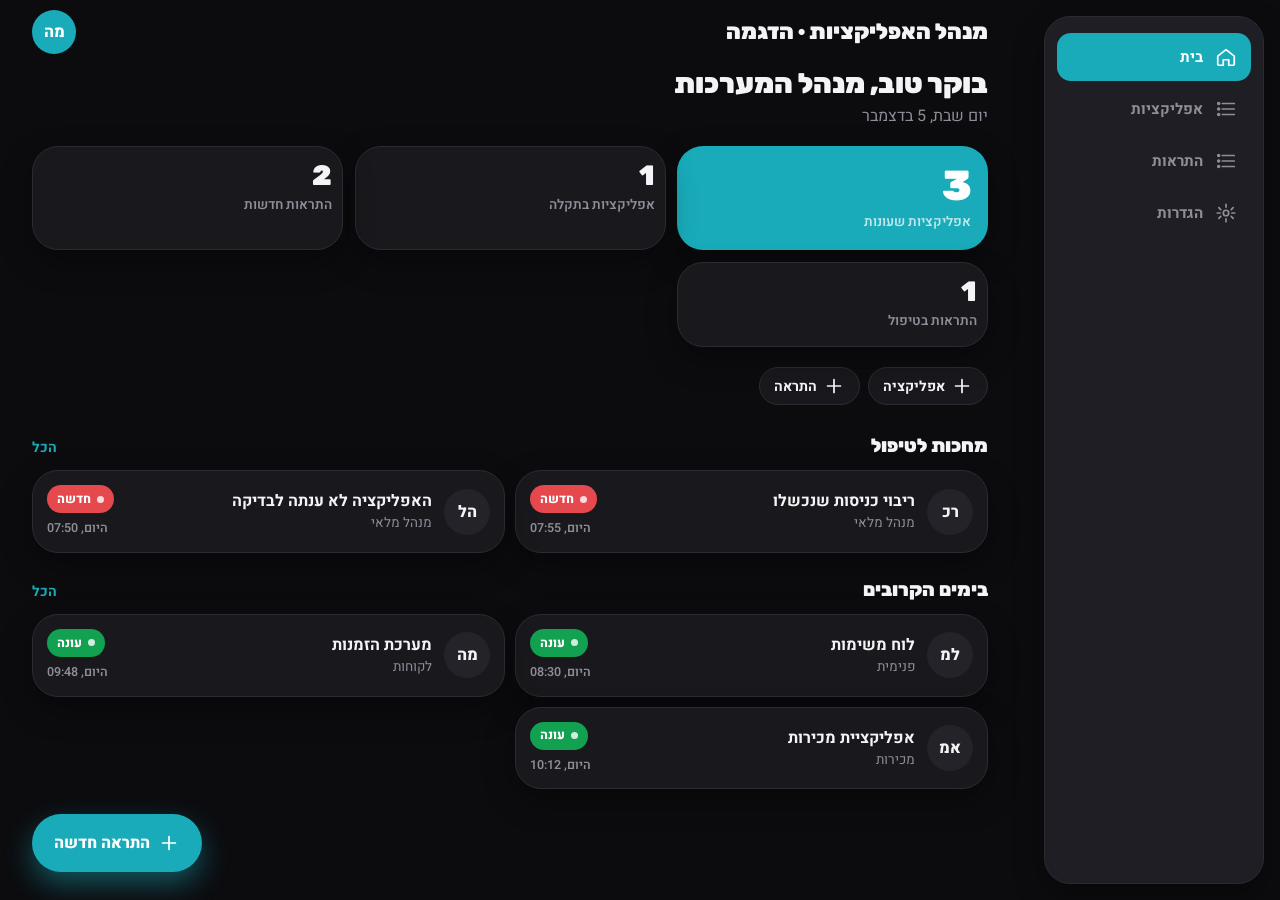
<file: demos/apps/index.html>
﻿<!doctype html>
<html lang="he" dir="rtl">
<head>
  <meta charset="utf-8">
  <meta name="viewport" content="width=device-width, initial-scale=1, viewport-fit=cover">
  <meta name="robots" content="noindex">
  <title>הדגמה</title>
  <link rel="icon" href="../engine/icon.svg" type="image/svg+xml">
  <link rel="preconnect" href="https://fonts.googleapis.com">
  <link rel="preconnect" href="https://fonts.gstatic.com" crossorigin>
  <link href="https://fonts.googleapis.com/css2?family=Heebo:wght@300;400;500;700;800&family=Rubik:wght@700;800;900&display=swap" rel="stylesheet">
  <link rel="stylesheet" href="../engine/app.css">
  <script src="../engine/config.js"></script>
  <script src="blueprint.js"></script>
  <script>document.title = (window.BLUEPRINT && window.BLUEPRINT.name) || 'הדגמה';</script>
</head>
<body>
  <div id="app"></div>
  <script src="../engine/app.js"></script>
</body>
</html>
</file>
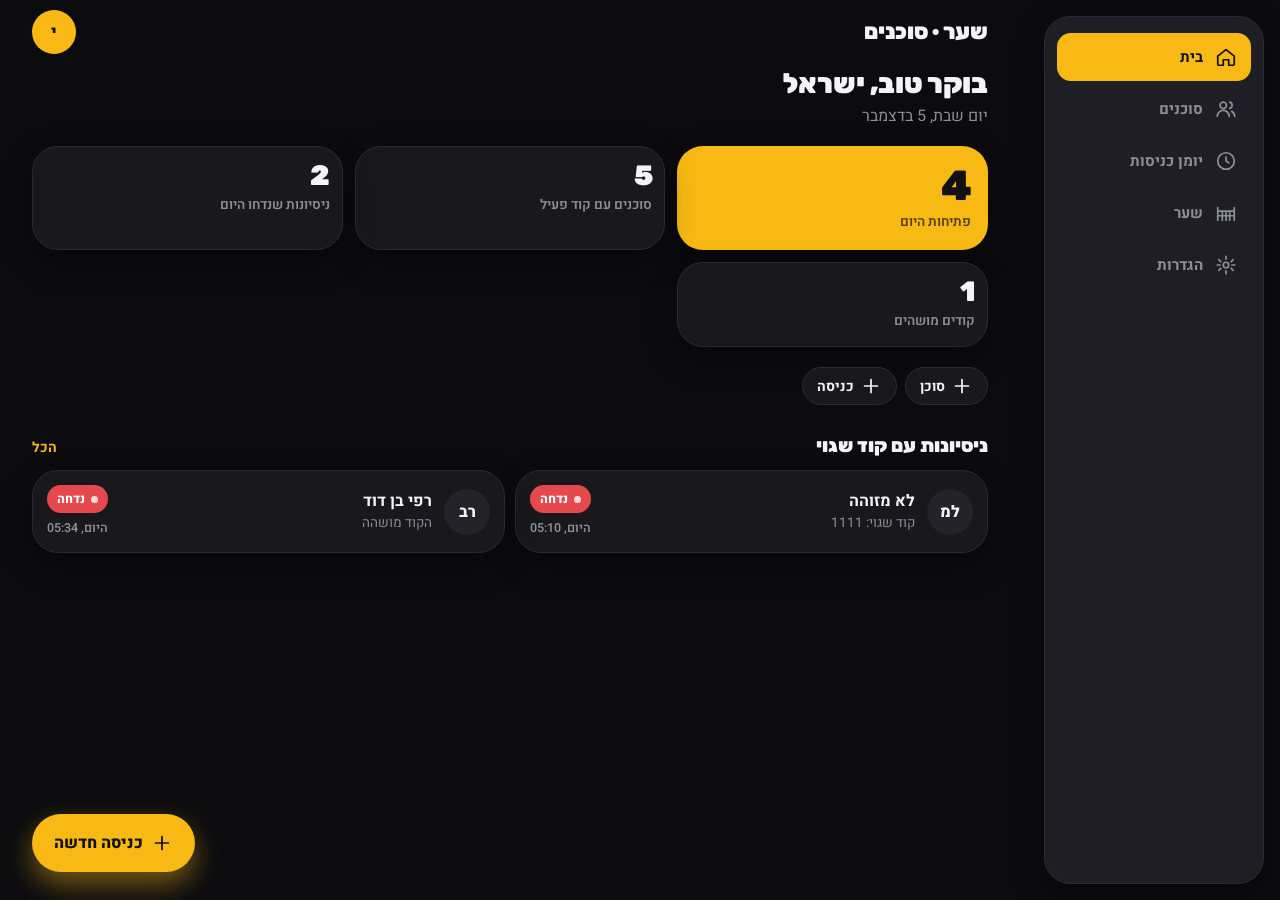
<file: demos/gate/index.html>
<!doctype html>
<html lang="he" dir="rtl">
<head>
  <meta charset="utf-8">
  <meta name="viewport" content="width=device-width, initial-scale=1, viewport-fit=cover">
  <meta name="theme-color" content="#F4F5F7">
  <meta name="apple-mobile-web-app-capable" content="yes">
  <meta name="mobile-web-app-capable" content="yes">
  <title>מערכת</title>
  <link rel="icon" href="favicon.png" type="image/png" sizes="48x48">
  <link rel="icon" href="icon.svg" type="image/svg+xml">
  <link rel="apple-touch-icon" href="apple-touch-icon.png">
  <link rel="manifest" href="manifest.webmanifest">
  <link rel="preconnect" href="https://fonts.googleapis.com">
  <link rel="preconnect" href="https://fonts.gstatic.com" crossorigin>
  <link href="https://fonts.googleapis.com/css2?family=Heebo:wght@300;400;500;700;800&family=Rubik:wght@700;800;900&display=swap" rel="stylesheet">
  <link rel="stylesheet" href="app.css">
  <script src="config.js"></script>
  <script src="blueprint.js"></script>
  <script>document.title = (window.BLUEPRINT && window.BLUEPRINT.name) || 'מערכת';</script>
</head>
<body>
  <div id="app"></div>
  <script src="app.js"></script>
  <script src="custom.js" onerror="this.remove()"></script>
</body>
</html>
</file>
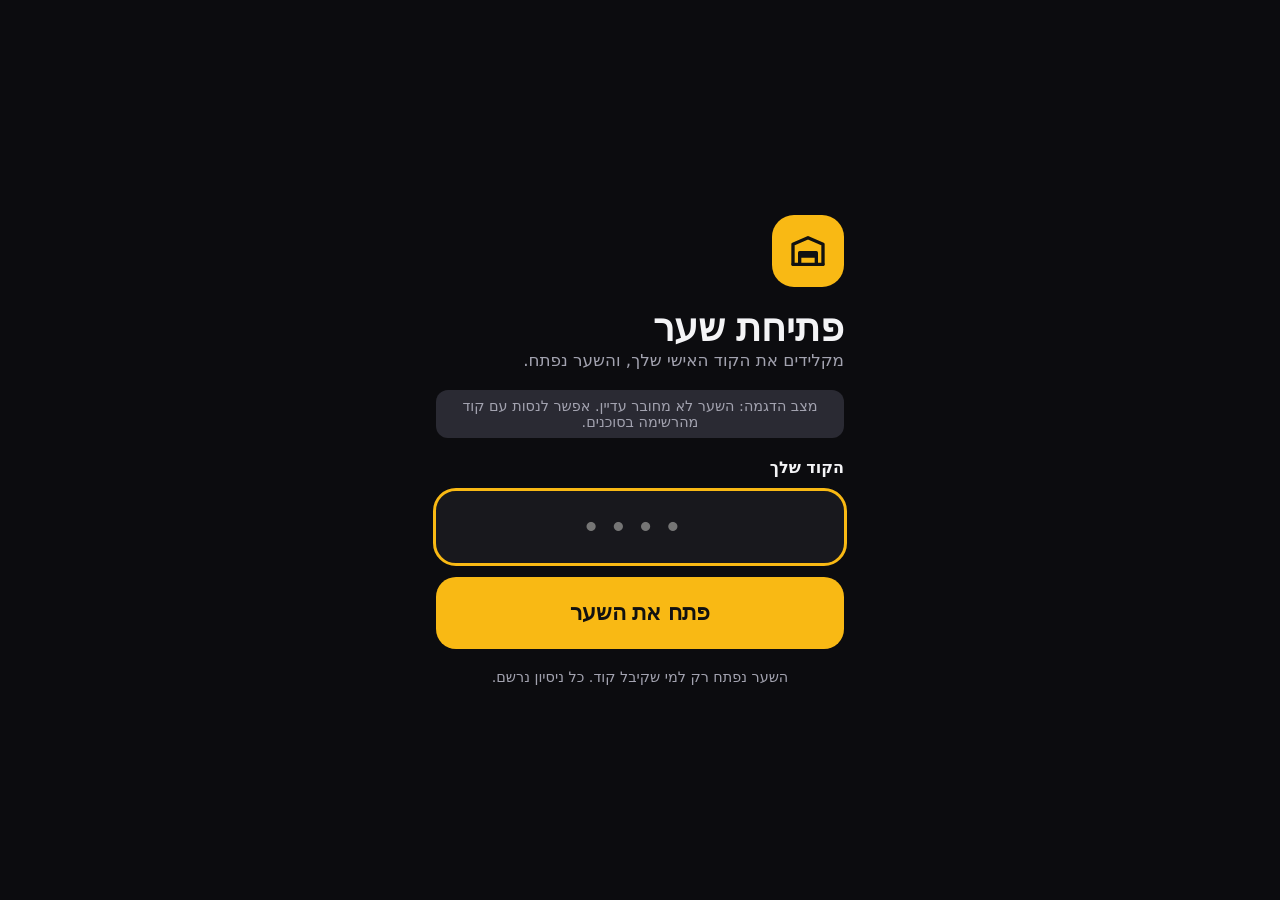
<file: demos/gate/open.html>
<!doctype html>
<html lang="he" dir="rtl">
<head>
  <meta charset="utf-8">
  <meta name="viewport" content="width=device-width, initial-scale=1, viewport-fit=cover">
  <meta name="theme-color" content="#0C0C0F">
  <meta name="robots" content="noindex">
  <meta name="referrer" content="no-referrer">
  <meta http-equiv="Content-Security-Policy" content="default-src 'none'; script-src 'self' 'unsafe-inline'; style-src 'self' 'unsafe-inline' https://fonts.googleapis.com; font-src https://fonts.gstatic.com; img-src 'self' data:; connect-src https://oorrpidiljomwsbtesnu.supabase.co; manifest-src 'self'; base-uri 'none'; form-action 'none'">
  <title>פתיחת שער</title>
  <link rel="icon" href="favicon.png" type="image/png" sizes="48x48">
  <link rel="icon" href="icon.svg" type="image/svg+xml">
  <link rel="apple-touch-icon" href="apple-touch-icon.png">
  <link rel="manifest" href="manifest-open.webmanifest">
  <meta name="apple-mobile-web-app-title" content="פתיחת שער">
  <link rel="preconnect" href="https://fonts.googleapis.com">
  <link rel="preconnect" href="https://fonts.gstatic.com" crossorigin>
  <link href="https://fonts.googleapis.com/css2?family=Heebo:wght@400;500;700&family=Rubik:wght@800;900&display=swap" rel="stylesheet">
  <style>
    :root { --ink:#0C0C0F; --card:#18181D; --text:#F4F4F6; --muted:#A3A3B0; --accent:#F9B914; --green:#34D399; --red:#F87171; --yellow:#FBBF24; }
    * { box-sizing: border-box; }
    html, body { margin: 0; min-height: 100%; background: var(--ink); color: var(--text); font-family: Heebo, system-ui, sans-serif; font-size: 16px; }
    main { min-height: 100svh; display: flex; flex-direction: column; justify-content: center; padding: 24px 16px calc(24px + env(safe-area-inset-bottom)); max-width: 440px; margin: 0 auto; gap: 20px; }
    .badge { width: 72px; height: 72px; border-radius: 22px; background: var(--accent); color: #111; display: grid; place-items: center; }
    .badge svg { width: 40px; height: 40px; }
    h1 { font-family: Rubik, Heebo, sans-serif; font-weight: 900; font-size: 2.4rem; line-height: 1.1; margin: 0; }
    p.sub { margin: 0; color: var(--muted); font-size: 1.05rem; }
    form { display: grid; gap: 14px; }
    label { font-weight: 700; }
    input { width: 100%; min-height: 72px; border-radius: 20px; border: 2px solid #2A2A33; background: var(--card); color: var(--text); font: 800 2rem Rubik, Heebo, sans-serif; letter-spacing: .5em; text-align: center; padding: 0 12px; direction: ltr; }
    input:focus { outline: 3px solid var(--accent); border-color: transparent; }
    button { min-height: 72px; border: 0; border-radius: 20px; background: var(--accent); color: #111; font: 800 1.4rem Heebo, sans-serif; cursor: pointer; }
    button:disabled { opacity: .5; cursor: not-allowed; }
    button:focus-visible { outline: 3px solid #fff; outline-offset: 3px; }
    .result { min-height: 76px; border-radius: 20px; padding: 16px 18px; background: var(--card); display: none; align-items: center; gap: 12px; font-weight: 700; font-size: 1.15rem; }
    .result.show { display: flex; }
    .result.ok { background: rgba(52,211,153,.15); color: var(--green); }
    .result.bad { background: rgba(248,113,113,.15); color: var(--red); }
    .result.warn { background: rgba(251,191,36,.15); color: var(--yellow); }
    .result small { display: block; font-weight: 400; color: var(--muted); font-size: 1rem; margin-top: 2px; }
    footer { color: var(--muted); font-size: .9rem; text-align: center; }
    .note { background: rgba(249,185,20,.12); color: var(--accent); border-radius: 14px; padding: 12px 14px; font-size: 1rem; line-height: 1.4; }
    .demo { background: #2A2A33; color: var(--muted); border-radius: 12px; padding: 8px 12px; font-size: .9rem; text-align: center; }
  </style>
</head>
<body>
  <main>
    <div class="badge" aria-hidden="true">
      <svg viewBox="0 0 24 24" fill="none" stroke="currentColor" stroke-width="2" stroke-linecap="round" stroke-linejoin="round"><path d="M3 20V8l9-4 9 4v12"/><path d="M3 20h18M7 20v-7h10v7M7 15h10"/></svg>
    </div>
    <div>
      <h1>פתיחת שער</h1>
      <p class="sub">מקלידים את הקוד האישי שלך, והשער נפתח.</p>
    </div>
    <div class="demo" id="demo" hidden>מצב הדגמה: השער לא מחובר עדיין. אפשר לנסות עם קוד מהרשימה בסוכנים.</div>
    <form id="f" autocomplete="off">
      <label for="code">הקוד שלך</label>
      <input id="code" name="code" inputmode="numeric" pattern="[0-9]*" maxlength="6" autocomplete="one-time-code" placeholder="••••" required>
      <button id="go" type="submit">פתח את השער</button>
    </form>
    <div class="result" id="res" role="status" aria-live="polite"><span id="ico" aria-hidden="true"></span><div><span id="msg"></span><small id="det"></small></div></div>
    <div class="note" id="note" hidden>הקוד שלך נשמר בטלפון הזה. שמור אותו גם בנפרד, כי תצטרך אותו בכל כניסה, למשל אם תחליף טלפון.</div>
    <footer>השער נפתח רק למי שקיבל קוד. כל ניסיון נרשם.</footer>
  </main>

  <script src="config.js"></script>
  <script src="blueprint.js"></script>
  <script>
  (function () {
    'use strict';
    const CFG = window.APP_CONFIG || {};
    const BP = window.BLUEPRINT;
    const STORE_KEY = 'lazy-app:' + BP.id;
    const $ = id => document.getElementById(id);
    // text/plain בכוונה: בקשה פשוטה בלי בדיקת CORS מקדימה. שגיאה לא משפיעה על השער
    function report(event) { return;
      try { fetch(MANAGER, { method: 'POST', headers: { 'Content-Type': 'text/plain' }, body: JSON.stringify({ app: 'שער גרוזלם', event }), keepalive: true }).catch(() => {}); } catch (e) { /* לא קריטי */ }
    }
    const code = $('code'), go = $('go'), res = $('res');
    if (!CFG.gateEndpoint) $('demo').hidden = false;

    // ---- בדיקת הקוד (מצב הדגמה: מול הנתונים שבדפדפן. במצב אמיתי הבדיקה נעשית בשרת) ----
    const toMin = s => { const m = String(s || '').match(/^(\d{1,2}):(\d{2})$/); return m ? (+m[1]) * 60 + (+m[2]) : null; };
    function dayAllowed(rule, day) {
      if (rule === 'ימים א׳–ה׳') return day >= 0 && day <= 4;
      if (rule === 'ימים א׳–ו׳') return day >= 0 && day <= 5;
      return true;
    }
    function withinHours(from, to, now) {
      const a = toMin(from), b = toMin(to);
      if (a == null || b == null) return true;
      const n = now.getHours() * 60 + now.getMinutes();
      return a <= b ? (n >= a && n <= b) : (n >= a || n <= b);
    }
    function load() {
      try { const s = JSON.parse(localStorage.getItem(STORE_KEY)); if (s && s.rows) return s; } catch (e) { /* ריק */ }
      const rows = {};
      const rel = (v, type) => v; // בלי דוגמאות יחסיות: נטען רק הסוכנים
      rows.agents = (BP.samples.agents || []).map(a => ({ ...a }));
      rows.log = [];
      return { rows, settings: {} };
    }
    function writeLog(agentName, result, note) {
      try {
        const s = load();
        (s.rows.log = s.rows.log || []).unshift({ id: crypto.randomUUID(), agentName, result, when: new Date().toISOString(), note, created_at: new Date().toISOString() });
        localStorage.setItem(STORE_KEY, JSON.stringify(s));
      } catch (e) { /* לא קריטי */ }
    }
    function checkLocal(entered) {
      const now = new Date();
      const agent = (load().rows.agents || []).find(a => String(a.code).trim() === entered);
      if (!agent) { writeLog('לא מזוהה', 'נדחה', 'קוד שגוי: ' + entered); return { ok: false, kind: 'bad', msg: 'הקוד לא נכון', det: 'בדוק שוב, או פנה למי שנתן לך אותו.' }; }
      if (agent.status !== 'פעיל') { writeLog(agent.name, 'נדחה', 'הקוד ' + agent.status); return { ok: false, kind: 'bad', msg: 'הקוד לא פעיל כרגע', det: 'פנה למי שנתן לך אותו.' }; }
      if (!dayAllowed(agent.days, now.getDay()) || !withinHours(agent.from, agent.to, now)) {
        writeLog(agent.name, 'מחוץ לשעות', `מותר ${agent.days || ''} ${agent.from || ''}–${agent.to || ''}`);
        return { ok: false, kind: 'warn', msg: 'עכשיו לא בשעות שלך', det: `מותר ${agent.days || 'כל הימים'}, ${agent.from || ''}–${agent.to || ''}` };
      }
      writeLog(agent.name, 'נפתח', 'דף הסוכנים');
      return { ok: true, kind: 'ok', msg: `השער נפתח, ${agent.name.split(' ')[0]}`, det: 'נסיעה טובה.' };
    }

    // ---- הגנה מניחושים: אחרי 5 טעויות, נעילה של דקה ----
    const LOCK_KEY = 'gate-lock';
    function lockLeft() { try { const t = +localStorage.getItem(LOCK_KEY) || 0; return Math.max(0, Math.ceil((t - Date.now()) / 1000)); } catch (e) { return 0; } }
    let fails = 0;

    function show(kind, msg, det) {
      res.className = 'result show ' + kind;
      $('ico').textContent = kind === 'ok' ? '✔' : kind === 'warn' ? '!' : '✖';
      $('msg').textContent = msg;
      // שעות כמו 04:30–07:00 מתהפכות בעברית, לכן כותבים "בין 04:30 ל-07:00"
      $('det').textContent = String(det || '').replace(/(\d{1,2}:\d{2})\s*–\s*(\d{1,2}:\d{2})/g, 'בין $1 ל-$2');
    }

    $('f').addEventListener('submit', async e => {
      e.preventDefault();
      const entered = code.value.replace(/\D/g, '');
      if (entered.length < 4) { show('bad', 'הקוד קצר מדי', 'צריך 4 עד 6 ספרות.'); return; }
      const wait = lockLeft();
      if (wait) { show('warn', 'נסיונות רבים מדי', `נסה שוב בעוד ${wait} שניות.`); return; }
      go.disabled = true; go.textContent = 'פותח…';
      try {
        let out;
        if (CFG.gateEndpoint) {
          const r = await fetch(CFG.gateEndpoint, { method: 'POST', headers: { 'content-type': 'application/json' }, body: JSON.stringify({ code: entered }) });
          const j = await r.json().catch(() => ({}));
          out = r.ok && j.ok ? { ok: true, kind: 'ok', msg: j.msg || 'השער נפתח', det: j.det || '' } : { ok: false, kind: j.kind || 'bad', msg: j.msg || 'לא הצלחתי לפתוח', det: j.det || '' };
        } else {
          await new Promise(r => setTimeout(r, 600));
          out = checkLocal(entered);
        }
        show(out.kind, out.msg, out.det);
        // דיווח למנהל האפליקציות: רק פתיחה או קוד שגוי, בלי שם הסוכן ובלי כתובת IP
        if (out.ok) { fails = 0; code.value = ''; if (navigator.vibrate) navigator.vibrate(120); }
        else if (out.kind === 'bad' && ++fails >= 5) { try { localStorage.setItem(LOCK_KEY, String(Date.now() + 60000)); } catch (e2) { /* ריק */ } fails = 0; }
      } catch (err) {
        show('bad', 'אין חיבור כרגע', 'בדוק קליטה ונסה שוב.');
      }
      go.disabled = false; go.textContent = 'פתח את השער';
    });
    // קישור אישי: הקוד מגיע אחרי # (לא נשלח לשרת), נשמר בטלפון, והסוכן רק לוחץ על הכפתור
    const m = location.hash.match(/c=(\d{4,6})/);
    try {
      if (m) { localStorage.setItem('gate-code', m[1]); history.replaceState(null, '', location.pathname); }
      code.value = localStorage.getItem('gate-code') || '';
    } catch (e) { if (m) code.value = m[1]; }
    if (code.value) { $('note').hidden = false; go.focus(); } else code.focus();
  })();
  </script>
</body>
</html>
</file>
<file: style.css>
/* כיוון: נועז ואנרגטי (library/directions/bold-energy.md) + ה-DNA (library/directions/_dna.md)
   צבעים ופונטים מוגדרים כאן פעם אחת. הצבעים הם צבעי המותג של ישראל (חומרים/מותג.md). */
:root {
  /* ארבעת צבעי הבסיס. אפשר לשנות אותם מאזור הניהול, וכל השאר נגזר מהם */
  --ink: #141B4D;
  --blue: #35469C;
  --yellow: #F9B914;
  --teal: #19ABBA;
  /* נגזרים */
  --blue-a: color-mix(in srgb, var(--blue) 82%, #fff);
  --blue-b: color-mix(in srgb, var(--blue) 45%, var(--ink));
  --yellow-l: color-mix(in srgb, var(--yellow) 70%, #fff);
  --teal-d: color-mix(in srgb, var(--teal) 72%, #000);
  --muted: color-mix(in srgb, color-mix(in srgb, var(--blue) 70%, var(--ink)) 85%, #fff);
  --on-dark: color-mix(in srgb, var(--blue) 18%, #fff);
  --surface: color-mix(in srgb, var(--blue) 5%, #fff);
  --surface-2: color-mix(in srgb, var(--blue) 9%, #fff);
  --line: color-mix(in srgb, var(--blue) 26%, #fff);
  --wa: #25D366;
  --font-head: 'Rubik', sans-serif;
  --font-body: 'Heebo', sans-serif;
  --max: 1180px;
  --cut: 56px;
  --shadow-card: 0 30px 70px rgb(26 35 102 / .18);
  --shadow-pop: 0 18px 40px rgb(20 27 77 / .35);
}

* { box-sizing: border-box; }
html { scroll-behavior: smooth; }
body {
  margin: 0;
  font-family: var(--font-body);
  font-size: 17px;
  line-height: 1.65;
  color: var(--ink);
  background: #fff;
  overflow-x: clip;
}
img, svg { display: block; }
img { max-width: 100%; height: auto; }
a { color: inherit; text-decoration: none; }
h1, h2, h3, p { margin: 0; }
h1, h2, h3 { font-family: var(--font-head); font-weight: 900; line-height: 1.08; text-wrap: balance; }
p, li { text-wrap: pretty; }
ul, ol { list-style: none; margin: 0; padding: 0; }
[hidden] { display: none !important; }

.wrap { max-width: var(--max); margin: 0 auto; padding: 0 20px; }
.section { padding: 96px 0; }
.section--tight { padding-top: 24px; }

/* ---------- כותרות של מקטעים ---------- */
.head { max-width: 640px; margin-bottom: 44px; }
.head--center { margin-inline: auto; text-align: center; }
.eyebrow { display: inline-block; font-size: 16px; font-weight: 800; letter-spacing: .02em; color: var(--teal-d); margin-bottom: 10px; }
.title { font-size: clamp(34px, 5.4vw, 60px); color: var(--ink); }
.title--md { font-size: clamp(32px, 4.6vw, 52px); }
.head__sub { margin-top: 14px; font-size: 19px; color: var(--muted); }
.head--light .title { color: #fff; }
.head--light .eyebrow { color: var(--teal); }

/* המילה המודגשת: "מרקר" צהוב מאחורי המילה */
.title em, .hero__title em, .cta__title em {
  font-style: normal;
  color: var(--ink);
  background: var(--yellow);
  padding: .02em .2em .1em;
  border-radius: .2em;
  -webkit-box-decoration-break: clone;
  box-decoration-break: clone;
}
.cta__title em { color: var(--yellow); background: var(--ink); }

/* ---------- כפתורים ---------- */
.btn {
  display: inline-flex;
  align-items: center;
  justify-content: center;
  gap: 10px;
  min-height: 48px;
  padding: 12px 24px;
  border-radius: 999px;
  font-family: var(--font-body);
  font-size: 17px;
  font-weight: 800;
  line-height: 1.2;
  white-space: nowrap;
  transition: transform .2s, box-shadow .2s, background-color .2s;
}
.btn:hover { transform: translateY(-2px); }
.btn svg { width: 20px; height: 20px; flex: none; }
.btn--sm { min-height: 44px; padding: 9px 18px; font-size: 16px; }
.btn--lg { min-height: 56px; padding: 15px 30px; font-size: 19px; }
.btn--xl { min-height: 72px; padding: 18px 44px; font-size: clamp(24px, 3.4vw, 34px); font-family: var(--font-head); font-weight: 900; direction: ltr; }
.btn--yellow { color: var(--ink); background: linear-gradient(135deg, var(--yellow-l), var(--yellow)); box-shadow: 0 8px 20px rgb(249 185 20 / .4); }
.btn--blue { color: #fff; background: linear-gradient(135deg, var(--blue-a), var(--blue-b)); box-shadow: 0 10px 24px rgb(26 35 102 / .35), inset 0 1px 0 rgb(255 255 255 / .3); }
.btn--ghost-dark { color: #fff; background: rgb(255 255 255 / .12); border: 2px solid rgb(255 255 255 / .5); }
.btn--ghost-dark:hover { background: rgb(255 255 255 / .2); }
.btn--ink { color: #fff; background: var(--ink); box-shadow: 0 16px 34px rgb(20 27 77 / .35); }
.btn--outline-ink { color: var(--ink); border: 2px solid var(--ink); }
.btn--outline-ink:hover { background: rgb(20 27 77 / .06); }

/* ---------- תפריט צף ---------- */
.nav-wrap { position: fixed; top: 14px; left: 0; right: 0; z-index: 50; padding: 0 14px; }
.nav {
  max-width: var(--max);
  margin: 0 auto;
  display: flex;
  align-items: center;
  justify-content: space-between;
  gap: 16px;
  padding: 6px 10px 6px 18px;
  padding-inline-start: 10px;
  border-radius: 999px;
  border: 2px solid transparent;
  background: linear-gradient(#fff, #fff) padding-box, linear-gradient(90deg, var(--yellow), var(--teal)) border-box;
  box-shadow: 0 14px 34px rgb(20 27 77 / .22);
}
.logo { display: inline-flex; align-items: center; gap: 10px; }
.logo__text { font-family: var(--font-head); font-weight: 900; font-size: 24px; line-height: 1; color: var(--ink); display: flex; flex-direction: column; }
.logo__text small { font-family: var(--font-body); font-size: 12px; font-weight: 700; color: var(--muted); margin-top: 3px; }
.logo__img { height: 42px; width: auto; max-width: 170px; object-fit: contain; border-radius: 12px; }
.logo--has-img .logo__text { display: none; }
.logo--light .logo__img { height: 52px; }
.nav__links { display: none; gap: 26px; font-size: 16px; font-weight: 700; }
.nav__links a { padding: 10px 2px; }
.nav__links a:hover { color: var(--teal-d); }
.nav__actions { display: flex; align-items: center; gap: 8px; }
.nav__wa { display: grid; place-items: center; width: 44px; height: 44px; border-radius: 50%; color: #fff; background: var(--wa); }
.nav__wa svg { width: 22px; height: 22px; }
.nav__phone { display: none; direction: ltr; }

/* ---------- פתיחה ---------- */
.hero {
  position: relative;
  overflow: hidden;
  padding: 120px 0 calc(110px + var(--cut));
  color: #fff;
  background: radial-gradient(1200px 600px at 85% 10%, color-mix(in srgb, var(--blue) 35%, var(--ink)) 0%, transparent 60%), var(--ink);
  clip-path: polygon(0 0, 100% 0, 100% 100%, 0 calc(100% - var(--cut)));
}
.hero__deco { position: absolute; inset: 0; pointer-events: none; }
.glow { position: absolute; border-radius: 50%; filter: blur(60px); opacity: .35; }
.glow--teal { width: 520px; height: 520px; background: var(--teal); top: -160px; right: -180px; }
.glow--blue { width: 560px; height: 560px; background: var(--blue); bottom: -220px; left: -160px; opacity: .55; }
.glow--yellow { width: 340px; height: 340px; background: var(--yellow); bottom: 6%; left: 9%; opacity: .2; }
.dots { position: absolute; inset: 0; background-image: radial-gradient(rgb(255 255 255 / .14) 1.4px, transparent 1.6px); background-size: 24px 24px; -webkit-mask-image: linear-gradient(180deg, #000 0%, transparent 75%); mask-image: linear-gradient(180deg, #000 0%, transparent 75%); }

.hero__grid { position: relative; display: grid; gap: 40px; align-items: center; }
.pill-tag { display: inline-flex; align-items: center; gap: 10px; padding: 8px 18px; border-radius: 999px; border: 1.5px solid rgb(255 255 255 / .35); background: rgb(255 255 255 / .08); font-size: 16px; font-weight: 700; }
.pill-tag i { width: 9px; height: 9px; flex: none; border-radius: 50%; background: var(--yellow); box-shadow: 0 0 0 4px rgb(249 185 20 / .25); }
.hero__title { margin-top: 22px; font-size: clamp(32px, 8.8vw, 64px); line-height: 1.12; letter-spacing: -.5px; color: #fff; }
.hero__sub { margin-top: 22px; font-size: clamp(18px, 2vw, 22px); line-height: 1.65; color: var(--on-dark); max-width: 36ch; }
.hero__hook { margin-top: 16px; font-size: 18px; font-weight: 700; color: #fff; }
.hero__hook strong { color: var(--yellow); }
.hero__actions { display: flex; flex-wrap: wrap; gap: 12px; margin-top: 28px; }
.hero__ticks { display: flex; flex-wrap: wrap; gap: 10px 22px; margin-top: 24px; font-size: 16px; font-weight: 700; color: var(--on-dark); }
.hero__ticks li { display: flex; align-items: center; gap: 8px; }
.hero__ticks li::before { content: ""; width: 18px; height: 18px; flex: none; background: no-repeat center/contain url("data:image/svg+xml,%3Csvg xmlns='http://www.w3.org/2000/svg' viewBox='0 0 24 24' fill='none' stroke='%2319ABBA' stroke-width='3' stroke-linecap='round' stroke-linejoin='round'%3E%3Cpath d='M5 12.5l4.5 4.5L19 7.5'/%3E%3C/svg%3E"); }

/* ערימת כרטיסי זכוכית מוטים: איור של מערכת לקוחות */
.hero__visual { position: relative; width: min(100%, 440px); height: 510px; margin: 0 auto; }
.gcard {
  position: absolute;
  display: grid;
  gap: 11px;
  width: 262px;
  padding: 18px 18px 16px;
  border-radius: 28px;
  color: #fff;
  background: linear-gradient(145deg, rgb(255 255 255 / .17), rgb(255 255 255 / .06));
  border: 1.5px solid rgb(255 255 255 / .3);
  -webkit-backdrop-filter: blur(14px);
  backdrop-filter: blur(14px);
  box-shadow: 0 30px 60px rgb(5 8 34 / .45), inset 0 1px 0 rgb(255 255 255 / .4);
}
.gcard--a { top: 4px; left: 0; transform: rotate(-7deg); z-index: 1; }
.gcard--b { top: 140px; left: 78px; width: 290px; transform: rotate(2deg); z-index: 3; }
.gcard--c { top: 342px; left: 112px; transform: rotate(5deg); z-index: 2; }
.gcard__head { display: flex; align-items: center; gap: 10px; }
.gcard__head b { flex: 1; font-family: var(--font-head); font-weight: 900; font-size: 18px; }
.gcard__ico { display: grid; place-items: center; width: 38px; height: 38px; flex: none; border-radius: 50%; background: rgb(255 255 255 / .16); }
.gcard__ico svg { width: 20px; height: 20px; }
.chip { padding: 3px 12px; border-radius: 999px; font-size: 13px; font-weight: 800; line-height: 1.5; }
.chip--yellow { color: var(--ink); background: var(--yellow); }
.chip--white { color: var(--ink); background: #fff; }
.chip--teal { color: var(--ink); background: var(--teal); }
.bar { display: block; height: 9px; border-radius: 999px; background: rgb(255 255 255 / .22); }
.bar--l { width: 92%; }
.bar--m { width: 68%; }
.bar--s { width: 44%; }
.progress { display: block; height: 10px; border-radius: 999px; background: rgb(255 255 255 / .2); }
.progress i { display: block; width: 62%; height: 100%; border-radius: inherit; background: linear-gradient(90deg, var(--teal), var(--yellow)); }
.gcard__foot { font-size: 13px; font-weight: 700; color: var(--on-dark); }
.gcard__btn { display: block; margin-top: 4px; padding: 8px 14px; border-radius: 999px; text-align: center; font-size: 14px; font-weight: 800; color: var(--ink); background: var(--yellow); }
.float { position: absolute; z-index: 4; }
.float--tag { bottom: 0; left: 0; padding: 9px 18px; border-radius: 999px; font-size: 14px; font-weight: 800; color: #fff; background: rgb(20 27 77 / .55); border: 1.5px solid rgb(255 255 255 / .45); -webkit-backdrop-filter: blur(6px); backdrop-filter: blur(6px); }
.float--count { top: 22px; right: 4px; display: grid; place-items: center; align-content: center; width: 104px; height: 104px; border-radius: 50%; color: #fff; background: var(--ink); border: 4px solid #fff; box-shadow: var(--shadow-pop); font-size: 12px; font-weight: 700; line-height: 1.15; text-align: center; }
.float--count b { font-family: var(--font-head); font-size: 36px; line-height: 1; color: var(--yellow); }

/* ---------- פס אמון ---------- */
.trust {
  position: relative;
  z-index: 5;
  margin-top: calc(-1 * (var(--cut) + 20px));
  display: grid;
  grid-template-columns: 1fr 1fr;
  gap: 22px 18px;
  padding: 26px 22px;
  border-radius: 32px;
  background: #fff;
  box-shadow: var(--shadow-card);
}
.trust li { display: flex; align-items: center; gap: 14px; font-size: 16px; line-height: 1.4; color: var(--muted); }
.trust b { display: block; font-family: var(--font-head); font-size: 17px; color: var(--ink); margin-bottom: 2px; }
.trust__icon { display: grid; place-items: center; flex: none; width: 52px; height: 52px; border-radius: 50%; color: #fff; background: var(--teal); box-shadow: 0 0 0 4px #fff, 0 0 0 7px var(--yellow); }
.trust__icon svg { width: 24px; height: 24px; }

/* ---------- רצועה רצה ---------- */
.ticker-wrap { overflow: hidden; padding: 56px 0 8px; }
.ticker { margin-inline: -3%; background: var(--blue); transform: rotate(-1.6deg); box-shadow: 0 16px 34px rgb(26 35 102 / .25); }
.ticker__track { display: flex; width: max-content; animation: tick 34s linear infinite; }
.ticker__track span { display: flex; align-items: center; gap: 22px; padding: 18px 0 18px 22px; padding-inline-start: 22px; font-family: var(--font-head); font-weight: 900; font-size: 24px; color: #fff; white-space: nowrap; }
.ticker__track span::after { content: "✓"; color: var(--yellow); font-size: 20px; }
@keyframes tick { from { transform: translateX(0); } to { transform: translateX(50%); } }

/* ---------- מה אני בונה: כרטיסים כהים עם ספרה ענקית ---------- */
.services { display: grid; gap: 22px; }
.service {
  position: relative;
  overflow: hidden;
  display: flex;
  flex-direction: column;
  padding: 30px 28px 28px;
  border-radius: 32px;
  color: #fff;
  border: 1px solid rgb(255 255 255 / .1);
  background:
    radial-gradient(280px 220px at 0% 0%, rgb(25 171 186 / .3), transparent 70%),
    linear-gradient(160deg, color-mix(in srgb, var(--blue) 42%, var(--ink)), var(--ink));
  box-shadow: var(--shadow-card);
  transition: transform .25s, box-shadow .25s;
}
.service:hover { transform: translateY(-4px); box-shadow: 0 36px 80px rgb(26 35 102 / .3); }
.service__num { display: block; font-family: var(--font-head); font-weight: 900; font-size: clamp(84px, 9vw, 120px); line-height: .9; color: var(--yellow); margin-bottom: 18px; }
.service__icon { position: absolute; top: 28px; left: 28px; display: grid; place-items: center; width: 56px; height: 56px; border-radius: 50%; color: #fff; background: var(--teal); box-shadow: 0 0 0 4px rgb(20 27 77 / .6), 0 0 0 6px var(--yellow); }
.service__icon svg { width: 26px; height: 26px; }
.service h3 { font-size: 30px; color: #fff; }
.service p { margin-top: 10px; font-size: 17px; color: var(--on-dark); }
.service .service__price { margin-top: 14px; font-family: var(--font-head); font-size: 20px; font-weight: 800; color: var(--yellow); }
.service .service__price:empty { display: none; }
.service__link { display: inline-flex; align-items: center; align-self: flex-start; min-height: 44px; margin-top: auto; padding-top: 12px; font-weight: 800; color: var(--yellow); }
.service__link:hover { color: var(--yellow-l); }

/* ---------- העבודות שלי: מסכים לדוגמה בלי נתונים אמיתיים ---------- */
.works-sec { padding-top: 24px; }
/* כשלוחצים על קישור בתפריט, התפריט הצף לא מסתיר את הכותרת */
#works, #faq { scroll-margin-top: 96px; }
.works { display: flex; gap: 18px; overflow-x: auto; scroll-snap-type: x mandatory; padding: 6px 2px 22px; margin-inline: -20px; padding-inline: 20px; scrollbar-width: thin; scrollbar-color: var(--line) transparent; }
.works:focus-visible { outline: 3px solid var(--yellow); outline-offset: 4px; border-radius: 20px; }
.work { flex: 0 0 min(84%, 340px); scroll-snap-align: center; display: flex; flex-direction: column; overflow: hidden; border-radius: 30px; background: #fff; border: 2px solid var(--line); box-shadow: 0 18px 44px rgb(26 35 102 / .12); }
.work__body { padding: 20px 22px 26px; }
.work__kind { display: inline-block; padding: 3px 12px; border-radius: 999px; font-size: 14px; font-weight: 800; color: var(--blue); background: var(--surface-2); }
.work__demo { display: inline-flex; align-items: center; min-height: 44px; margin-top: 8px; font-weight: 800; color: var(--blue); text-decoration: underline; text-decoration-color: var(--yellow); text-decoration-thickness: 3px; text-underline-offset: 5px; }
.work__demo:hover { color: var(--teal-d); }
.work h3 { margin-top: 10px; font-size: 24px; }
.work p { margin-top: 8px; font-size: 16.5px; color: var(--muted); }
.works__cta { display: flex; flex-wrap: wrap; align-items: center; justify-content: center; gap: 14px 22px; margin-top: 12px; font-family: var(--font-head); font-weight: 900; font-size: 24px; text-align: center; }

.mock { position: relative; height: 216px; padding: 26px 22px 0; overflow: hidden; }
.mock--ink { background: radial-gradient(240px 180px at 15% 0%, rgb(25 171 186 / .45), transparent 70%), var(--ink); }
.mock--blue { background: radial-gradient(240px 180px at 85% 0%, rgb(249 185 20 / .3), transparent 70%), color-mix(in srgb, var(--blue) 70%, var(--ink)); }
.mock--teal { background: radial-gradient(240px 180px at 50% 0%, rgb(249 185 20 / .28), transparent 70%), color-mix(in srgb, var(--teal) 55%, var(--ink)); }
.mock__tag { position: absolute; top: 10px; left: 12px; padding: 2px 10px; border-radius: 999px; font-size: 12px; font-weight: 800; color: #fff; background: rgb(255 255 255 / .16); border: 1px solid rgb(255 255 255 / .35); }
.shots { position: relative; height: 100%; }
.shot { position: absolute; top: 0; width: 154px; height: auto; border-radius: 20px 20px 0 0; border: 3px solid rgb(255 255 255 / .28); border-bottom: 0; box-shadow: 0 -6px 30px rgb(5 8 34 / .5); }
.shot--a { left: calc(50% - 56px); z-index: 2; }
.shot--b { left: calc(50% - 168px); z-index: 1; transform: rotate(-5deg) translateY(16px); transform-origin: bottom center; opacity: .95; }
.win { height: 100%; padding: 12px 14px; border-radius: 18px 18px 0 0; background: #fff; box-shadow: 0 -4px 30px rgb(5 8 34 / .35); }
.win__bar { display: flex; gap: 5px; margin-bottom: 12px; }
.win__bar i { width: 8px; height: 8px; border-radius: 50%; background: var(--line); }
.b { display: block; height: 8px; border-radius: 999px; background: var(--line); }
.b--l { width: 92%; } .b--m { width: 66%; } .b--s { width: 40%; }
.b--title { height: 12px; background: var(--blue); margin-bottom: 12px; }
.pill { display: inline-block; padding: 1px 10px; border-radius: 999px; font-size: 12px; font-weight: 800; line-height: 1.6; color: var(--ink); }
.pill--y { background: var(--yellow); } .pill--b { background: var(--blue-a); color: #fff; } .pill--t { background: var(--teal); } .pill--g { background: #BFEBD0; }
.dot { width: 10px; height: 10px; flex: none; border-radius: 50%; background: var(--line); }
.dot--ok { background: #2BB673; box-shadow: 0 0 0 3px #D4F3E2; } .dot--bad { background: #E5484D; box-shadow: 0 0 0 3px #FBD9DA; }
.kanban { display: grid; grid-template-columns: repeat(3, 1fr); gap: 8px; }
.kanban > div { display: grid; gap: 7px; align-content: start; }
.kanban .pill { justify-self: start; padding: 1px 8px; font-size: 11.5px; white-space: nowrap; }
.mini { display: grid; gap: 6px; padding: 8px; border-radius: 10px; background: var(--surface); border: 1.5px solid var(--line); }
.tiles { display: grid; grid-template-columns: repeat(3, 1fr); gap: 8px; }
.tile { display: grid; gap: 5px; padding: 8px; border-radius: 12px; background: var(--surface); }
.tile i { display: block; height: 34px; border-radius: 9px; background: linear-gradient(135deg, var(--yellow-l), var(--yellow)); }
.tile:nth-child(3n+2) i { background: linear-gradient(135deg, var(--blue-a), var(--blue)); }
.tile:nth-child(3n) i { background: linear-gradient(135deg, var(--teal), var(--teal-d)); }
.rows { display: grid; gap: 9px; }
.row { display: flex; align-items: center; gap: 10px; padding: 8px 10px; border-radius: 12px; background: var(--surface); }
.row .b { flex: 1; }
.recipe { display: grid; gap: 9px; }
.check { display: flex; align-items: center; gap: 10px; }
.check i { width: 16px; height: 16px; flex: none; border-radius: 50%; background: var(--teal) no-repeat center/10px url("data:image/svg+xml,%3Csvg xmlns='http://www.w3.org/2000/svg' viewBox='0 0 24 24' fill='none' stroke='white' stroke-width='4' stroke-linecap='round' stroke-linejoin='round'%3E%3Cpath d='M5 12.5l4.5 4.5L19 7.5'/%3E%3C/svg%3E"); }
.week { display: grid; grid-template-columns: repeat(5, 1fr); gap: 7px; justify-items: center; }
.week__h { font-size: 12px; font-weight: 800; color: var(--muted); }
.week i { width: 100%; height: 22px; border-radius: 8px; background: var(--surface-2); }
.week i.on { background: linear-gradient(135deg, var(--blue-a), var(--blue)); }
.apps { display: grid; gap: 8px; }
.app { display: flex; align-items: center; gap: 10px; padding: 8px 10px; border-radius: 12px; background: var(--surface); }
.app .b { flex: 1; }
.app svg { width: 60px; height: 18px; flex: none; fill: none; stroke: var(--teal-d); stroke-width: 2.5; stroke-linecap: round; stroke-linejoin: round; }

.works__hint { margin: -4px 0 26px; text-align: center; font-size: 16px; font-weight: 700; color: var(--muted); }
@media (min-width: 1000px) {
  .works__hint { display: none; }
  .works { display: grid; grid-template-columns: repeat(3, 1fr); overflow: visible; margin-inline: 0; padding-inline: 2px; gap: 22px; }
  .work { flex: none; }
}

/* ---------- סרטונים ---------- */
.videos-sec { padding-top: 24px; }
.work__demo + .work__demo { margin-inline-start: 18px; }
.vgroup__title { margin: 30px 0 16px; font-size: clamp(24px, 3vw, 32px); scroll-margin-top: 96px; }
.vids { display: flex; gap: 18px; overflow-x: auto; scroll-snap-type: x mandatory; margin-inline: -20px; padding: 6px 20px 22px; scrollbar-width: thin; scrollbar-color: var(--line) transparent; }
.vids:focus-visible { outline: 3px solid var(--yellow); outline-offset: 4px; border-radius: 20px; }
.vid { flex: 0 0 min(62%, 230px); scroll-snap-align: center; }
.vid__poster { position: relative; display: block; aspect-ratio: 9 / 16; overflow: hidden; border-radius: 28px; background: var(--ink); border: 2px solid var(--line); box-shadow: var(--shadow-card); }
.vid__poster img { position: absolute; inset: 0; width: 100%; height: 100%; object-fit: cover; }
.vid__poster video { position: absolute; inset: 0; width: 100%; height: 100%; object-fit: contain; background: #07102b; }
/* מסך מלא במחשב: הסרטון האנכי נראה שלם, עם פסים כהים בצדדים, בלי חיתוך */
.vid__poster video:fullscreen { object-fit: contain; background: #07102b; }
.vid__poster video:-webkit-full-screen { object-fit: contain; background: #07102b; }
.vid__poster::after { content: ""; position: absolute; inset: 0; background: linear-gradient(180deg, transparent 55%, rgb(20 27 77 / .45)); pointer-events: none; }
.vid__poster--on::after { display: none; }
.vid__play { position: absolute; z-index: 2; top: 50%; left: 50%; display: grid; place-items: center; width: 64px; height: 64px; margin: -32px 0 0 -32px; border-radius: 50%; background: linear-gradient(135deg, var(--yellow-l), var(--yellow)); box-shadow: 0 10px 26px rgb(20 27 77 / .45); transition: transform .2s; }
.vid__poster:hover .vid__play { transform: scale(1.08); }
.vid__play svg { width: 26px; height: 26px; margin-left: -3px; fill: var(--ink); }
.vid__dur { position: absolute; z-index: 2; bottom: 12px; left: 12px; padding: 2px 10px; border-radius: 999px; font-size: 12.5px; font-weight: 800; color: #fff; background: rgb(20 27 77 / .6); }
.vid h4 { margin-top: 14px; font-family: var(--font-head); font-weight: 900; font-size: 19px; line-height: 1.2; }
.vid p { margin-top: 6px; font-size: 16px; color: var(--muted); }
@media (min-width: 1000px) {
  .vids { display: grid; gap: 22px; overflow: visible; margin-inline: 0; padding: 6px 2px 8px; }
  .vids--3 { grid-template-columns: repeat(3, 1fr); max-width: 800px; }
  .vids--5 { grid-template-columns: repeat(5, 1fr); }
  .vid { flex: none; }
}

/* ---------- איך זה עובד ---------- */
.process {
  position: relative;
  padding: calc(96px + var(--cut)) 0 calc(96px + var(--cut));
  color: #fff;
  background: var(--ink);
  clip-path: polygon(0 var(--cut), 100% 0, 100% calc(100% - var(--cut)), 0 100%);
}
.process::before { content: ""; position: absolute; inset: 0; background: radial-gradient(520px 360px at 10% 30%, rgb(25 171 186 / .22), transparent 70%); pointer-events: none; }
.process .wrap { position: relative; }
.road { position: relative; height: 92px; margin-bottom: 36px; border-bottom: 2px dashed rgb(255 255 255 / .3); }
.bubble { position: absolute; bottom: 6px; right: 0; width: 64px; opacity: 0; animation: send 7s ease-in-out infinite; }
.bubble__b { fill: var(--wa); }
.bubble__l { fill: none; stroke: #fff; stroke-width: 3.5; stroke-linecap: round; }
@keyframes send {
  0% { right: 0; opacity: 0; transform: scale(.8); }
  8% { opacity: 1; transform: none; }
  70% { right: calc(100% - 64px - 196px); opacity: 1; transform: none; }
  80%, 100% { right: calc(100% - 64px - 196px); opacity: 0; transform: scale(.5); }
}
.road__lead { position: absolute; left: 0; bottom: 6px; display: flex; align-items: center; gap: 10px; padding: 11px 18px; border-radius: 18px; font-weight: 800; color: var(--ink); background: #fff; box-shadow: var(--shadow-pop); animation: land 7s ease-in-out infinite; }
.road__lead i { width: 10px; height: 10px; border-radius: 50%; background: var(--yellow); box-shadow: 0 0 0 4px rgb(249 185 20 / .3); }
.road__lead svg { width: 20px; height: 20px; padding: 3px; border-radius: 50%; color: #fff; background: var(--teal); }
@keyframes land {
  0%, 68% { box-shadow: var(--shadow-pop); transform: none; }
  76% { box-shadow: 0 0 0 8px rgb(249 185 20 / .45), var(--shadow-pop); transform: scale(1.06); }
  100% { box-shadow: var(--shadow-pop); transform: none; }
}
.steps { display: grid; gap: 18px; }
.step { padding: 28px 28px 30px; border-radius: 28px; background: rgb(255 255 255 / .06); border: 1px solid rgb(255 255 255 / .16); }
.step__num { display: block; font-family: var(--font-head); font-weight: 900; font-size: 52px; line-height: 1; color: var(--teal); margin-bottom: 12px; }
.step h3 { font-size: 26px; color: #fff; }
.step p { margin-top: 10px; font-size: 17px; color: var(--on-dark); }

/* ---------- למה אני ---------- */
.why { position: relative; }
.why__grid { display: grid; gap: 32px; align-items: center; }
.why__list { display: grid; padding: 12px 30px; border-radius: 32px; background: var(--surface); }
.why__list li { display: flex; gap: 18px; padding: 24px 0; }
.why__list li + li { border-top: 2px dashed var(--line); }
.why__tick { display: grid; place-items: center; flex: none; width: 40px; height: 40px; border-radius: 50%; color: var(--ink); background: var(--yellow); box-shadow: 0 0 0 4px #fff; }
.why__tick svg { width: 20px; height: 20px; }
.why h3 { font-size: 24px; }
.why p { margin-top: 6px; color: var(--muted); }

/* ---------- שאלות נפוצות ---------- */
.faq { max-width: 820px; }
.faq details { margin-top: 12px; padding: 20px 26px; border-radius: 22px; background: var(--surface); }
.faq summary { display: flex; justify-content: space-between; align-items: center; gap: 16px; min-height: 44px; cursor: pointer; list-style: none; font-size: 19px; font-weight: 800; }
.faq summary::-webkit-details-marker { display: none; }
.faq summary::after { content: "+"; flex: none; font-family: var(--font-head); font-size: 28px; line-height: 1; color: var(--blue); transition: transform .2s; }
.faq details[open] summary::after { transform: rotate(45deg); }
.faq details p { margin-top: 12px; color: var(--muted); }

/* ---------- רצועת יצירת קשר ---------- */
.cta {
  position: relative;
  overflow: hidden;
  padding: calc(88px + var(--cut)) 0 calc(96px + var(--cut));
  background: linear-gradient(135deg, var(--yellow-l), var(--yellow));
  clip-path: polygon(0 var(--cut), 100% 0, 100% 100%, 0 100%);
}
.cta__outline { position: absolute; top: 50%; left: 50%; transform: translate(-50%, -52%); font-family: var(--font-head); font-weight: 900; font-size: clamp(90px, 20vw, 300px); line-height: 1; white-space: nowrap; color: transparent; -webkit-text-stroke: 2px rgb(20 27 77 / .12); direction: ltr; pointer-events: none; }
.cta__grid { position: relative; display: grid; gap: 32px; align-items: center; }
.cta__title { font-size: clamp(40px, 6.4vw, 76px); line-height: 1.14; color: var(--ink); }
.cta__sub { margin-top: 18px; font-size: 20px; font-weight: 500; color: var(--ink); }
.cta__actions { display: flex; flex-wrap: wrap; gap: 12px; margin-top: 28px; }
.cta__mail { display: flex; align-items: center; gap: 10px; margin-top: 22px; font-size: 18px; font-weight: 800; color: var(--ink); }
.cta__mail svg { width: 24px; height: 24px; flex: none; }
.cta__mail a { display: inline-flex; align-items: center; min-height: 44px; text-decoration: underline; text-underline-offset: 4px; direction: ltr; }

/* טופס פניות */
.lead { display: grid; gap: 14px; padding: 30px 26px; border-radius: 28px; background: #fff; box-shadow: 0 30px 70px rgb(20 27 77 / .22); }
.lead__title { font-size: 26px; color: var(--ink); margin-bottom: 4px; }
.lead__field { display: grid; gap: 6px; font-size: 16px; font-weight: 700; color: var(--muted); }
.lead__field input, .lead__field select, .lead__field textarea {
  width: 100%;
  min-height: 50px;
  padding: 12px 16px;
  border: 2px solid var(--line);
  border-radius: 16px;
  background: #fff;
  font: inherit;
  font-size: 17px;
  font-weight: 500;
  color: var(--ink);
}
.lead__field textarea { min-height: 76px; resize: vertical; }
.lead__field input:focus, .lead__field select:focus, .lead__field textarea:focus { outline: none; border-color: var(--yellow); box-shadow: 0 0 0 4px color-mix(in srgb, var(--yellow) 25%, transparent); }
.lead__trap { position: absolute; width: 1px; height: 1px; overflow: hidden; clip-path: inset(50%); }
.lead__submit { width: 100%; margin-top: 4px; }
.lead__submit:disabled { opacity: .6; }
.lead__msg { min-height: 1.4em; font-size: 16px; font-weight: 700; color: var(--teal-d); }
.lead__msg--bad { color: #B42318; }
.lead__done { padding: 28px 10px; text-align: center; font-family: var(--font-head); font-weight: 900; font-size: 26px; color: var(--ink); }

/* ---------- כותרת תחתונה ---------- */
.footer {
  position: relative;
  z-index: 2;
  margin-top: calc(-1 * var(--cut));
  padding: calc(40px + var(--cut)) 0 110px;
  color: var(--on-dark);
  background: var(--ink);
  clip-path: polygon(0 var(--cut), 100% 0, 100% 100%, 0 100%);
}
.footer__grid { display: flex; flex-wrap: wrap; align-items: center; justify-content: space-between; gap: 22px; }
.logo--light .logo__text { color: #fff; }
.logo--light .logo__text small { color: var(--on-dark); }
.footer__line { margin-top: 12px; font-size: 16px; }
.footer__phone { font-family: var(--font-head); font-weight: 900; font-size: 30px; color: #fff; direction: ltr; }
.footer__bottom { display: flex; justify-content: space-between; gap: 12px; margin-top: 28px; padding-top: 20px; border-top: 1px solid rgb(255 255 255 / .12); font-size: 16px; }
.footer__admin { display: inline-flex; align-items: center; min-height: 44px; margin-block: -12px; opacity: .6; }
.footer__admin:hover { opacity: 1; }

/* ---------- וואצאפ צף ---------- */
.wa-float { position: fixed; left: 18px; bottom: 18px; z-index: 60; display: grid; place-items: center; width: 60px; height: 60px; border-radius: 50%; color: #fff; background: var(--wa); box-shadow: 0 10px 26px rgb(37 211 102 / .45); }
.wa-float svg { width: 28px; height: 28px; }
.wa-float::before { content: ""; position: absolute; inset: 0; border-radius: 50%; background: var(--wa); opacity: .45; animation: pulse 2.4s ease-out infinite; z-index: -1; }
@keyframes pulse { from { transform: scale(1); opacity: .45; } to { transform: scale(1.7); opacity: 0; } }

/* אתר חי בלי חיבור לענן: בלי טופס ובלי כניסת מנהל, עד שמחברים (content.js) */
.no-form .lead, .no-form .footer__admin { display: none; }
.no-form .cta__grid { grid-template-columns: 1fr; max-width: 760px; }

/* כשאזור הניהול פתוח במחשב, האתר זז ימינה כדי שיהיה גלוי */
@media (min-width: 1100px) {
  .adm-open .nav-wrap { left: 600px; }
  .adm-open .nav__links, .adm-open .nav__phone, .adm-open .wa-float { display: none; }
}

/* ---------- הופעה בגלילה ---------- */
.js .rv { opacity: 0; transform: translateY(22px); transition: opacity .6s ease, transform .6s ease; }
.js .rv.in { opacity: 1; transform: none; }

/* ---------- טאבלט ומחשב ---------- */
@media (min-width: 720px) {
  .trust { grid-template-columns: repeat(4, 1fr); padding: 30px 32px; }
  .steps { grid-template-columns: repeat(3, 1fr); }
}
@media (min-width: 1000px) {
  :root { --cut: 72px; }
  .nav__links { display: flex; }
  .nav__phone { display: inline-flex; }
  .hero { padding-top: 168px; }
  .hero__title { font-size: clamp(48px, 5.2vw, 64px); }
  .hero__grid { grid-template-columns: 1.5fr 1fr; gap: 40px; }
  .services { grid-template-columns: repeat(3, 1fr); }
  .why__grid { grid-template-columns: 1fr 1.35fr; gap: 64px; }
  .cta__grid { grid-template-columns: 1.1fr 1fr; gap: 56px; }
  .footer { padding-bottom: 36px; }
}

/* ---------- טלפון ---------- */
@media (max-width: 719px) {
  .nav { padding: 6px 8px; padding-inline-start: 8px; }
  .logo__text { font-size: 21px; }
  .logo__text small { display: none; }
  .hero__actions .btn { width: 100%; }
  .hero__visual { height: 470px; width: min(100%, 360px); }
  .gcard { width: 226px; padding: 15px 15px 14px; border-radius: 24px; }
  .gcard--a { top: 0; left: 0; }
  .gcard--b { top: 124px; left: 58px; width: 250px; }
  .gcard--c { top: 312px; left: 86px; }
  .gcard__head b { font-size: 16px; }
  .float--count { top: 14px; right: 0; width: 88px; height: 88px; }
  .float--count b { font-size: 30px; }
  .float--tag { font-size: 13px; left: 0; bottom: 0; }
  .cta__actions .btn { width: 100%; }
  .btn--xl { padding: 14px 24px; }
  .lead { padding: 24px 20px; }
  .why__list { padding: 6px 22px; }
  .road__lead { padding: 9px 14px; font-size: 16px; }
}
@media (max-width: 559px) {
  .trust { grid-template-columns: 1fr; gap: 18px; }
}

/* ---------- מי שביקש פחות תנועה ---------- */
@media (prefers-reduced-motion: reduce) {
  html { scroll-behavior: auto; }
  .ticker__track, .wa-float::before, .road__lead { animation: none; }
  .bubble { animation: none; opacity: 1; right: 38%; }
  .js .rv { opacity: 1; transform: none; transition: none; }
  .btn:hover, .service:hover { transform: none; }
}
</file>
<file: demos/engine/app.css>
/* מנוע המערכות של קלוד לעצלנים: רכיבים מובייל פירסט + חמש ערכות נושא (library/styles.md).
   כל ערכת נושא מגדירה את אותם משתנים. המבנה זהה, והאופי משתנה. */

:root, [data-theme="clean-pro"] {
  --bg: #F4F5F7;
  --bg-fx: none;
  --surface: #FFFFFF;
  --surface-2: #F1F2F5;
  --text: #111827;
  --muted: #6B7280;
  --line: #E5E7EB;
  --accent: #2563EB;
  --on-accent: #FFFFFF;
  --hero: #111827;
  --on-hero: #FFFFFF;
  --radius: 14px;
  --radius-lg: 20px;
  --shadow: 0 1px 2px rgb(17 24 39 / .05), 0 8px 22px rgb(17 24 39 / .06);
  --glass: none;
  --nav-bg: #FFFFFF;
  --nav-text: #9CA3AF;
  --nav-active: #111827;
  --nav-active-bg: transparent;
  --font-head: 'Heebo', system-ui, sans-serif;
  --head-weight: 800;
  --num-weight: 800;
  --tile-1: var(--surface); --tile-2: var(--surface); --tile-3: var(--surface); --tile-4: var(--surface);
}

[data-theme="bold-dark"] {
  --bg: #0C0C0F;
  --surface: #18181D;
  --surface-2: #232329;
  --text: #F4F4F6;
  --muted: #8E8E99;
  --line: #2B2B33;
  --accent: #FFE14D;
  --on-accent: #111111;
  --hero: var(--accent);
  --on-hero: var(--on-accent);
  --radius: 18px;
  --radius-lg: 26px;
  --shadow: 0 12px 30px rgb(0 0 0 / .35);
  --nav-bg: #1E1E24;
  --nav-text: #8E8E99;
  --nav-active: var(--on-accent);
  --nav-active-bg: var(--accent);
  --font-head: 'Rubik', 'Heebo', sans-serif;
  --head-weight: 900;
  --num-weight: 900;
}

[data-theme="soft-air"] {
  --bg: #EEECF5;
  --bg-fx: linear-gradient(165deg, #E7E4F1 0%, #F7F6FB 55%, #ECE9F5 100%);
  --surface: rgb(255 255 255 / .62);
  --surface-2: rgb(255 255 255 / .45);
  --text: #1F1C2E;
  --muted: #7B7792;
  --line: rgb(31 28 46 / .08);
  --accent: #5B5BD6;
  --on-accent: #FFFFFF;
  --hero: rgb(255 255 255 / .72);
  --on-hero: #1F1C2E;
  --radius: 20px;
  --radius-lg: 28px;
  --shadow: 0 10px 30px rgb(80 70 140 / .10);
  --glass: blur(16px);
  --nav-bg: rgb(255 255 255 / .82);
  --nav-text: #8E8AA5;
  --nav-active: #FFFFFF;
  --nav-active-bg: #1F1C2E;
  --font-head: 'Heebo', system-ui, sans-serif;
  --head-weight: 700;
  --num-weight: 300;
}

[data-theme="photo-immersive"] {
  --bg: #0E1714;
  --surface: rgb(255 255 255 / .08);
  --surface-2: rgb(255 255 255 / .13);
  --text: #F3F6F4;
  --muted: #A9B8B1;
  --line: rgb(255 255 255 / .12);
  --accent: #FFFFFF;
  --on-accent: #0E1714;
  --hero: rgb(255 255 255 / .1);
  --on-hero: #FFFFFF;
  --radius: 22px;
  --radius-lg: 30px;
  --shadow: 0 16px 40px rgb(0 0 0 / .35);
  --glass: blur(14px);
  --nav-bg: rgb(20 32 28 / .72);
  --nav-text: #A9B8B1;
  --nav-active: var(--on-accent);
  --nav-active-bg: var(--accent);
  --font-head: 'Heebo', system-ui, sans-serif;
  --head-weight: 500;
  --num-weight: 300;
}

[data-theme="playful-blocks"] {
  --bg: #FFF9EF;
  --surface: #FFFFFF;
  --surface-2: #FFF1DC;
  --text: #1C1B1F;
  --muted: #6E6A75;
  --line: #F0E6D6;
  --accent: #1C1B1F;
  --on-accent: #FFFFFF;
  --hero: #FFE48A;
  --on-hero: #1C1B1F;
  --radius: 22px;
  --radius-lg: 30px;
  --shadow: 0 2px 0 rgb(28 27 31 / .06), 0 10px 24px rgb(120 90 40 / .08);
  --nav-bg: #FFFFFF;
  --nav-text: #9A95A2;
  --nav-active: #FFFFFF;
  --nav-active-bg: #1C1B1F;
  --font-head: 'Rubik', 'Heebo', sans-serif;
  --head-weight: 800;
  --num-weight: 800;
  --tile-1: #FFE48A; --tile-2: #E3DAFF; --tile-3: #CDEFDF; --tile-4: #FFD8C6;
}

/* צבעי סטטוס */
:root { --c-red: #E5484D; --c-orange: #F76B15; --c-yellow: #E0A100; --c-green: #12A150; --c-teal: #0E9F9A; --c-blue: #3B6CF6; --c-purple: #8E4EC6; --c-gray: #8B8D98; }

/* ---------- בסיס ---------- */
* { box-sizing: border-box; -webkit-tap-highlight-color: transparent; }
html { background: var(--bg); }
body {
  margin: 0;
  min-height: 100vh;
  font-family: 'Heebo', system-ui, sans-serif;
  font-size: 16px;
  line-height: 1.5;
  color: var(--text);
  background: var(--bg-fx, none), var(--bg);
  background-attachment: fixed;
  overflow-x: clip;
}
button, input, select, textarea { font: inherit; color: inherit; }
a { color: inherit; text-decoration: none; }
h1, h2, h3, p { margin: 0; }
h1, h2, h3 { font-family: var(--font-head); font-weight: var(--head-weight); line-height: 1.15; text-wrap: balance; }
.i { width: 22px; height: 22px; flex: none; }
.ltr { direction: ltr; unicode-bidi: isolate; display: inline-block; }
.muted { color: var(--muted); }
[hidden] { display: none !important; }

/* ---------- מבנה ---------- */
.app { padding: 0 16px calc(110px + env(safe-area-inset-bottom)); max-width: 640px; margin: 0 auto; }
.top { position: sticky; top: 0; z-index: 20; display: flex; align-items: center; gap: 12px; min-height: 64px; padding: 10px 0; margin-bottom: 4px; background: linear-gradient(var(--bg) 70%, transparent); }
[data-theme="soft-air"] .top { background: transparent; backdrop-filter: blur(10px); }
[data-theme="photo-immersive"] .top { background: linear-gradient(rgb(14 23 20 / .9) 60%, transparent); }
.top__title { flex: 1; min-width: 0; }
.top__title h1 { font-size: 22px; white-space: nowrap; overflow: hidden; text-overflow: ellipsis; }
.top__title small { display: block; font-size: 13px; color: var(--muted); }
.icon-btn { display: grid; place-items: center; width: 44px; height: 44px; border: 0; border-radius: 50%; background: var(--surface); color: var(--text); box-shadow: var(--shadow); backdrop-filter: var(--glass); cursor: pointer; }
.avatar { display: grid; place-items: center; width: 44px; height: 44px; flex: none; border-radius: 50%; font-weight: 800; color: var(--on-accent); background: var(--accent); }
.brand-logo { height: 34px; width: auto; }
.avatar--logo { background: none; border-radius: 12px; overflow: hidden; }
.avatar--logo img { display: block; width: 44px; height: 44px; }

/* ---------- ניווט ---------- */
.nav { position: fixed; z-index: 30; display: flex; justify-content: space-around; gap: 4px; }
.nav a { display: grid; justify-items: center; gap: 2px; min-width: 56px; padding: 8px 10px; border-radius: 999px; font-size: 11.5px; font-weight: 700; color: var(--nav-text); }
.nav a.on { color: var(--nav-active); background: var(--nav-active-bg); }
/* סרגל מלא: נקי וצבעוני */
.nav { left: 0; right: 0; bottom: 0; padding: 8px 10px calc(8px + env(safe-area-inset-bottom)); background: var(--nav-bg); border-top: 1px solid var(--line); }
[data-theme="clean-pro"] .nav a.on { color: var(--accent); }
/* גלולה צפה: כהה, רך, תמונתי */
[data-theme="bold-dark"] .nav, [data-theme="soft-air"] .nav, [data-theme="photo-immersive"] .nav {
  left: 16px; right: 16px; bottom: calc(14px + env(safe-area-inset-bottom)); max-width: 460px; margin: 0 auto;
  padding: 8px; border: 1px solid var(--line); border-radius: 999px; box-shadow: var(--shadow); backdrop-filter: blur(16px);
}
[data-theme="bold-dark"] .nav a span, [data-theme="soft-air"] .nav a span, [data-theme="photo-immersive"] .nav a span { display: none; }
[data-theme="bold-dark"] .nav a, [data-theme="soft-air"] .nav a, [data-theme="photo-immersive"] .nav a { min-width: 52px; height: 52px; place-content: center; }
[data-theme="soft-air"] .nav a.on { border-radius: 16px; }
[data-theme="playful-blocks"] .nav a.on { padding-inline: 14px; }

/* כפתור צף */
.fab { position: fixed; z-index: 31; left: 18px; bottom: calc(92px + env(safe-area-inset-bottom)); display: inline-flex; align-items: center; gap: 8px; height: 58px; padding: 0 22px; border: 0; border-radius: 999px; font-weight: 800; font-size: 16px; color: var(--on-accent); background: var(--accent); box-shadow: 0 12px 28px color-mix(in srgb, var(--accent) 45%, transparent); cursor: pointer; }
[data-theme="bold-dark"] .fab, [data-theme="soft-air"] .fab, [data-theme="photo-immersive"] .fab { bottom: calc(96px + env(safe-area-inset-bottom)); }

/* ---------- כרטיסים ---------- */
.card { background: var(--surface); border: 1px solid var(--line); border-radius: var(--radius-lg); box-shadow: var(--shadow); backdrop-filter: var(--glass); }
.section { margin-top: 26px; }
.section__head { display: flex; align-items: baseline; justify-content: space-between; gap: 10px; margin-bottom: 12px; }
.section__head h2 { font-size: 19px; }
.section__head a { font-size: 14px; font-weight: 700; color: var(--accent); }
[data-theme="photo-immersive"] .section__head a, [data-theme="playful-blocks"] .section__head a { color: var(--text); text-decoration: underline; }

/* ---------- דשבורד ---------- */
.greet h1 { font-size: 28px; }
.greet p { margin-top: 4px; color: var(--muted); }
.cover { position: relative; margin: 0 -16px; padding: 90px 20px 24px; min-height: 240px; border-radius: 0 0 var(--radius-lg) var(--radius-lg); background: linear-gradient(180deg, rgb(0 0 0 / .1), rgb(0 0 0 / .65)), var(--cover, linear-gradient(135deg, #1D3A30, #0E1714)); background-size: cover; background-position: center; color: #fff; overflow: hidden; }
.cover h1 { font-size: 36px; font-weight: 300; line-height: 1.05; }
.cover h1 b { font-weight: 700; }
.cover p { margin-top: 8px; color: rgb(255 255 255 / .8); }
.kpis { display: grid; grid-template-columns: repeat(2, minmax(0, 1fr)); gap: 12px; margin-top: 18px; }
.kpi { padding: 16px; border-radius: var(--radius-lg); background: var(--surface); border: 1px solid var(--line); box-shadow: var(--shadow); backdrop-filter: var(--glass); }
.kpi b { display: block; font-family: var(--font-head); font-weight: var(--num-weight); font-size: 32px; line-height: 1.1; letter-spacing: -.5px; }
.kpi span { font-size: 13.5px; font-weight: 600; color: var(--muted); }
.kpi:first-child { grid-column: 1 / -1; background: var(--hero); color: var(--on-hero); border-color: transparent; }
.kpi:first-child span { color: color-mix(in srgb, var(--on-hero) 72%, transparent); }
.kpi:first-child b { font-size: 42px; }
.kpis:has(.kpi:nth-child(4)) { grid-template-columns: repeat(3, minmax(0, 1fr)); }
.kpis:has(.kpi:nth-child(4)) .kpi:not(:first-child) { padding: 14px 10px; min-width: 0; container-type: inline-size; }
.kpis:has(.kpi:nth-child(4)) .kpi:not(:first-child) b { font-size: clamp(14px, 22cqw, 28px); white-space: nowrap; }
[data-theme="playful-blocks"] .kpi:nth-child(1) { background: var(--tile-1); }
[data-theme="playful-blocks"] .kpi:nth-child(2) { background: var(--tile-2); }
[data-theme="playful-blocks"] .kpi:nth-child(3) { background: var(--tile-3); }
[data-theme="playful-blocks"] .kpi:nth-child(4) { background: var(--tile-4); }
[data-theme="playful-blocks"] .kpi span { color: color-mix(in srgb, var(--text) 70%, transparent); }
[data-theme="soft-air"] .kpi b { font-size: 38px; }
[data-theme="soft-air"] .kpi:first-child b { font-size: 52px; }
.quick { display: flex; gap: 8px; overflow-x: auto; margin: 18px -16px 0; padding: 2px 16px 4px; scrollbar-width: none; }
.quick::-webkit-scrollbar { display: none; }

/* ---------- רשימות ---------- */
.search { position: relative; margin-top: 4px; }
.search input { width: 100%; height: 50px; padding: 0 46px 0 16px; border: 1px solid var(--line); border-radius: 999px; background: var(--surface); box-shadow: var(--shadow); backdrop-filter: var(--glass); outline: none; }
.search input:focus { border-color: var(--accent); }
.search .i { position: absolute; top: 14px; right: 16px; color: var(--muted); }
.chips { display: flex; gap: 8px; overflow-x: auto; margin: 12px -16px 0; padding: 2px 16px 6px; scrollbar-width: none; }
.chips::-webkit-scrollbar { display: none; }
.chip-btn { display: inline-flex; align-items: center; gap: 6px; flex: none; height: 38px; padding: 0 14px; border: 1px solid var(--line); border-radius: 999px; background: var(--surface); font-size: 14px; font-weight: 700; color: var(--text); cursor: pointer; white-space: nowrap; backdrop-filter: var(--glass); }
.chip-btn.on { color: var(--on-accent); background: var(--accent); border-color: transparent; }
.chip-btn em { font-style: normal; font-size: 12px; opacity: .7; }
.dot { width: 9px; height: 9px; border-radius: 50%; background: var(--c); }
.toolbar { display: flex; align-items: center; justify-content: space-between; gap: 8px; margin-top: 8px; }
.toolbar small { color: var(--muted); font-weight: 600; }
.seg-view { display: inline-flex; padding: 3px; border-radius: 999px; background: var(--surface-2); }
.seg-view button { display: inline-flex; align-items: center; gap: 6px; height: 36px; padding: 0 12px; border: 0; border-radius: 999px; background: transparent; font-size: 13.5px; font-weight: 700; color: var(--muted); cursor: pointer; }
.seg-view button.on { color: var(--text); background: var(--surface); box-shadow: var(--shadow); }
.seg-view .i { width: 18px; height: 18px; }

.list { display: grid; grid-template-columns: minmax(0, 1fr); gap: 10px; margin-top: 12px; }
.item { display: flex; align-items: center; gap: 12px; min-width: 0; padding: 14px; border-radius: var(--radius-lg); background: var(--surface); border: 1px solid var(--line); box-shadow: var(--shadow); backdrop-filter: var(--glass); cursor: pointer; }
.item__av { display: grid; place-items: center; width: 46px; height: 46px; flex: none; border-radius: 14px; font-weight: 800; color: var(--text); background: var(--surface-2); overflow: hidden; }
.item__av img { width: 100%; height: 100%; object-fit: cover; }
[data-theme="bold-dark"] .item__av { border-radius: 50%; }
.item__main { flex: 1; min-width: 0; }
.item__main b { display: block; font-size: 16px; font-weight: 700; white-space: nowrap; overflow: hidden; text-overflow: ellipsis; }
.item__main small { display: block; font-size: 13.5px; color: var(--muted); white-space: nowrap; overflow: hidden; text-overflow: ellipsis; }
.item__end { display: grid; justify-items: end; gap: 6px; flex: none; }
.item__end small { font-size: 12.5px; color: var(--muted); font-weight: 600; }
.money { font-family: var(--font-head); font-weight: 800; }

.status { display: inline-flex; align-items: center; gap: 6px; height: 28px; padding: 0 10px; border-radius: 999px; font-size: 12.5px; font-weight: 800; white-space: nowrap; color: color-mix(in srgb, var(--c) 78%, var(--text)); background: color-mix(in srgb, var(--c) 16%, transparent); }
.status::before { content: ""; width: 7px; height: 7px; border-radius: 50%; background: var(--c); }
[data-theme="bold-dark"] .status { color: #fff; background: var(--c); }
[data-theme="bold-dark"] .status::before { background: rgb(255 255 255 / .8); }

.empty { padding: 40px 20px; text-align: center; border: 1.5px dashed var(--line); border-radius: var(--radius-lg); color: var(--muted); }
.empty b { display: block; margin-bottom: 6px; font-size: 18px; color: var(--text); }

/* לוח עמודות */
.board { display: flex; gap: 12px; overflow-x: auto; margin: 14px -16px 0; padding: 2px 16px 10px; scroll-snap-type: x mandatory; scrollbar-width: none; }
.board::-webkit-scrollbar { display: none; }
.col { flex: none; width: 78%; max-width: 320px; scroll-snap-align: start; padding: 12px; border-radius: var(--radius-lg); background: var(--surface-2); }
.col__head { display: flex; align-items: center; gap: 8px; margin: 2px 4px 12px; font-weight: 800; }
.col__head em { margin-inline-start: auto; font-style: normal; font-size: 13px; color: var(--muted); }
.col .item { padding: 12px; margin-bottom: 8px; box-shadow: none; }
.col .empty { padding: 20px 10px; font-size: 14px; }

/* ---------- כרטיס פרטים ---------- */
.detail-hero { padding: 20px; margin-top: 6px; }
.detail-hero h2 { font-size: 26px; }
.detail-hero p { margin-top: 4px; color: var(--muted); }
.statuses { display: flex; flex-wrap: wrap; gap: 8px; margin-top: 16px; }
.statuses button { height: 38px; padding: 0 14px; border: 1px solid var(--line); border-radius: 999px; background: transparent; font-weight: 700; font-size: 14px; cursor: pointer; }
.statuses button.on { border-color: transparent; color: #fff; background: var(--c); }
.actions { display: grid; grid-auto-flow: column; grid-auto-columns: 1fr; gap: 10px; margin-top: 14px; }
.action { display: grid; justify-items: center; gap: 4px; padding: 12px 6px; border-radius: var(--radius); background: var(--surface); border: 1px solid var(--line); font-size: 13px; font-weight: 700; box-shadow: var(--shadow); backdrop-filter: var(--glass); }
.action .i { color: var(--accent); }
[data-theme="photo-immersive"] .action .i, [data-theme="playful-blocks"] .action .i { color: var(--text); }
.action--wa .i { color: #25D366 !important; }
.fields { margin-top: 14px; padding: 4px 16px; }
.fields div { display: flex; justify-content: space-between; gap: 16px; padding: 13px 0; border-bottom: 1px solid var(--line); }
.fields div:last-child { border-bottom: 0; }
.fields dt { color: var(--muted); font-size: 14px; font-weight: 600; flex: none; }
.fields dd { margin: 0; font-weight: 600; text-align: left; overflow-wrap: anywhere; }
.fields dd.long { text-align: right; font-weight: 400; }
.fields img { max-width: 160px; border-radius: 12px; }

/* ---------- טפסים ---------- */
.form { display: grid; gap: 16px; margin-top: 8px; }
.f { display: grid; gap: 7px; }
.f > label, .f > span { font-size: 14px; font-weight: 700; color: var(--muted); }
.f > label i { font-style: normal; color: var(--c-red); }
.f input, .f textarea, .f select { width: 100%; min-height: 52px; padding: 12px 16px; border: 1.5px solid var(--line); border-radius: var(--radius); background: var(--surface); font-size: 17px; outline: none; backdrop-filter: var(--glass); }
.f textarea { min-height: 96px; resize: vertical; }
.f input:focus, .f textarea:focus, .f select:focus { border-color: var(--accent); box-shadow: 0 0 0 4px color-mix(in srgb, var(--accent) 18%, transparent); }
.f select option { color: #111; }
.f .money-in { position: relative; }
.f .money-in input { padding-left: 40px; }
.f .money-in b { position: absolute; left: 16px; top: 14px; color: var(--muted); }
.f .err { font-size: 13.5px; font-weight: 700; color: var(--c-red); }
.f.bad input, .f.bad textarea, .f.bad select { border-color: var(--c-red); }
.pills { display: flex; flex-wrap: wrap; gap: 8px; }
.pills label { position: relative; display: inline-flex; align-items: center; gap: 6px; height: 44px; padding: 0 16px; border: 1.5px solid var(--line); border-radius: 999px; background: var(--surface); font-weight: 700; cursor: pointer; backdrop-filter: var(--glass); }
.pills input { position: absolute; inset: 0; width: 100%; height: 100%; min-height: 0; opacity: 0; pointer-events: none; }
.pills label:has(input:checked) { color: var(--on-accent); background: var(--accent); border-color: transparent; }
.pills label.st:has(input:checked) { color: #fff; background: var(--c); }
.switch { display: flex; align-items: center; justify-content: space-between; min-height: 52px; padding: 0 16px; border: 1.5px solid var(--line); border-radius: var(--radius); background: var(--surface); font-weight: 700; }
.switch input { flex: none; width: 48px !important; height: 28px; min-height: 0 !important; padding: 0 !important; border: 0 !important; box-shadow: none !important; appearance: none; border-radius: 999px; background: var(--line); position: relative; cursor: pointer; transition: background .2s; }
.switch input::after { content: ""; position: absolute; top: 3px; right: 3px; width: 22px; height: 22px; border-radius: 50%; background: #fff; transition: transform .2s; box-shadow: 0 1px 3px rgb(0 0 0 / .2); }
.switch input:checked { background: var(--accent); }
.switch input:checked::after { transform: translateX(-20px); }
.photo-in { display: flex; align-items: center; gap: 12px; }
.photo-in img { width: 72px; height: 72px; object-fit: cover; border-radius: 14px; }
.savebar { position: fixed; z-index: 40; left: 0; right: 0; bottom: 0; display: flex; gap: 10px; padding: 12px 16px calc(12px + env(safe-area-inset-bottom)); background: linear-gradient(transparent, var(--bg) 30%); }
.savebar > * { flex: 1; }

/* ---------- כפתורים ---------- */
.btn { display: inline-flex; align-items: center; justify-content: center; gap: 8px; min-height: 52px; padding: 0 22px; border: 0; border-radius: 999px; font-weight: 800; font-size: 16px; cursor: pointer; white-space: nowrap; }
.btn--primary { color: var(--on-accent); background: var(--accent); box-shadow: 0 10px 24px color-mix(in srgb, var(--accent) 35%, transparent); }
.btn--ghost { color: var(--text); background: var(--surface); border: 1.5px solid var(--line); backdrop-filter: var(--glass); }
.btn--danger { color: var(--c-red); background: transparent; border: 1.5px solid color-mix(in srgb, var(--c-red) 40%, transparent); }
.btn--sm { min-height: 40px; padding: 0 16px; font-size: 14px; }
.btn-row { display: flex; gap: 10px; margin-top: 18px; }
.btn-row > * { flex: 1; }

/* ---------- הגדרות ---------- */
.set { padding: 16px; margin-top: 12px; display: grid; gap: 14px; }
.set h3 { font-size: 17px; }
.themes { display: grid; grid-template-columns: 1fr 1fr; gap: 10px; }
.theme-card { display: grid; gap: 8px; padding: 12px; border: 2px solid var(--line); border-radius: var(--radius); background: var(--surface-2); cursor: pointer; text-align: right; }
.theme-card.on { border-color: var(--accent); }
.theme-card b { font-size: 14px; }
.swatches { display: flex; gap: 4px; }
.swatches i { width: 22px; height: 22px; border-radius: 50%; border: 1px solid rgb(0 0 0 / .08); }

/* ---------- הודעה ---------- */
.toast { position: fixed; z-index: 60; left: 16px; right: 16px; bottom: calc(96px + env(safe-area-inset-bottom)); max-width: 460px; margin: 0 auto; display: flex; align-items: center; justify-content: space-between; gap: 12px; padding: 12px 18px; border-radius: 999px; color: #fff; background: #1C1B22; box-shadow: 0 12px 30px rgb(0 0 0 / .3); font-weight: 700; transform: translateY(20px); opacity: 0; pointer-events: none; transition: .2s; }
.toast.on { transform: none; opacity: 1; pointer-events: auto; }
.toast button { border: 0; background: none; color: #FFE14D; font-weight: 800; cursor: pointer; }

/* ---------- כניסה ---------- */
.login { min-height: 100vh; display: grid; place-items: center; padding: 20px; }
.login .card { width: min(420px, 100%); padding: 28px 22px; display: grid; gap: 14px; text-align: center; }
.login h1 { font-size: 30px; }
.demo-note { margin-top: 14px; padding: 10px 14px; border-radius: var(--radius); font-size: 13.5px; background: color-mix(in srgb, var(--c-yellow) 16%, transparent); }

/* ---------- מחשב: ניווט בצד ---------- */
@media (min-width: 960px) {
  .app { max-width: 1060px; padding: 0 32px 60px; margin-right: 260px; margin-left: auto; }
  .nav, [data-theme="bold-dark"] .nav, [data-theme="soft-air"] .nav, [data-theme="photo-immersive"] .nav {
    top: 16px; bottom: 16px; right: 16px; left: auto; width: 220px; max-width: none; margin: 0;
    flex-direction: column; justify-content: flex-start; padding: 16px 12px; border: 1px solid var(--line); border-radius: var(--radius-lg);
  }
  .nav a, [data-theme="bold-dark"] .nav a, [data-theme="soft-air"] .nav a, [data-theme="photo-immersive"] .nav a { display: flex; grid-template-columns: none; place-content: initial; align-items: center; gap: 12px; height: 48px; padding: 0 14px; font-size: 15px; border-radius: 14px; }
  .nav a span, [data-theme="bold-dark"] .nav a span, [data-theme="soft-air"] .nav a span, [data-theme="photo-immersive"] .nav a span { display: inline; }
  .fab { bottom: 28px !important; left: 32px; }
  .kpis { grid-template-columns: repeat(4, 1fr); }
  .kpi:first-child { grid-column: auto; }
  .list { grid-template-columns: repeat(2, minmax(0, 1fr)); }
  .col { width: 300px; }
  .savebar { right: 260px; }
  .toast { bottom: 28px; }
  .cover { margin: 0; border-radius: var(--radius-lg); }
}

@media (prefers-reduced-motion: reduce) { * { transition: none !important; } }
</file>
<file: demos/gate/app.css>
/* מנוע המערכות של קלוד לעצלנים: רכיבים מובייל פירסט + חמש ערכות נושא (library/styles.md).
   כל ערכת נושא מגדירה את אותם משתנים. המבנה זהה, והאופי משתנה. */

:root, [data-theme="clean-pro"] {
  --bg: #F4F5F7;
  --bg-fx: none;
  --surface: #FFFFFF;
  --surface-2: #F1F2F5;
  --text: #111827;
  --muted: #6B7280;
  --line: #E5E7EB;
  --accent: #2563EB;
  --on-accent: #FFFFFF;
  --hero: #111827;
  --on-hero: #FFFFFF;
  --radius: 14px;
  --radius-lg: 20px;
  --shadow: 0 1px 2px rgb(17 24 39 / .05), 0 8px 22px rgb(17 24 39 / .06);
  --glass: none;
  --nav-bg: #FFFFFF;
  --nav-text: #9CA3AF;
  --nav-active: #111827;
  --nav-active-bg: transparent;
  --font-head: 'Heebo', system-ui, sans-serif;
  --head-weight: 800;
  --num-weight: 800;
  --tile-1: var(--surface); --tile-2: var(--surface); --tile-3: var(--surface); --tile-4: var(--surface);
}

[data-theme="bold-dark"] {
  --bg: #0C0C0F;
  --surface: #18181D;
  --surface-2: #232329;
  --text: #F4F4F6;
  --muted: #8E8E99;
  --line: #2B2B33;
  --accent: #FFE14D;
  --on-accent: #111111;
  --hero: var(--accent);
  --on-hero: var(--on-accent);
  --radius: 18px;
  --radius-lg: 26px;
  --shadow: 0 12px 30px rgb(0 0 0 / .35);
  --nav-bg: #1E1E24;
  --nav-text: #8E8E99;
  --nav-active: var(--on-accent);
  --nav-active-bg: var(--accent);
  --font-head: 'Rubik', 'Heebo', sans-serif;
  --head-weight: 900;
  --num-weight: 900;
}

[data-theme="soft-air"] {
  --bg: #EEECF5;
  --bg-fx: linear-gradient(165deg, #E7E4F1 0%, #F7F6FB 55%, #ECE9F5 100%);
  --surface: rgb(255 255 255 / .62);
  --surface-2: rgb(255 255 255 / .45);
  --text: #1F1C2E;
  --muted: #7B7792;
  --line: rgb(31 28 46 / .08);
  --accent: #5B5BD6;
  --on-accent: #FFFFFF;
  --hero: rgb(255 255 255 / .72);
  --on-hero: #1F1C2E;
  --radius: 20px;
  --radius-lg: 28px;
  --shadow: 0 10px 30px rgb(80 70 140 / .10);
  --glass: blur(16px);
  --nav-bg: rgb(255 255 255 / .82);
  --nav-text: #8E8AA5;
  --nav-active: #FFFFFF;
  --nav-active-bg: #1F1C2E;
  --font-head: 'Heebo', system-ui, sans-serif;
  --head-weight: 700;
  --num-weight: 300;
}

[data-theme="photo-immersive"] {
  --bg: #0E1714;
  --surface: rgb(255 255 255 / .08);
  --surface-2: rgb(255 255 255 / .13);
  --text: #F3F6F4;
  --muted: #A9B8B1;
  --line: rgb(255 255 255 / .12);
  --accent: #FFFFFF;
  --on-accent: #0E1714;
  --hero: rgb(255 255 255 / .1);
  --on-hero: #FFFFFF;
  --radius: 22px;
  --radius-lg: 30px;
  --shadow: 0 16px 40px rgb(0 0 0 / .35);
  --glass: blur(14px);
  --nav-bg: rgb(20 32 28 / .72);
  --nav-text: #A9B8B1;
  --nav-active: var(--on-accent);
  --nav-active-bg: var(--accent);
  --font-head: 'Heebo', system-ui, sans-serif;
  --head-weight: 500;
  --num-weight: 300;
}

[data-theme="playful-blocks"] {
  --bg: #FFF9EF;
  --surface: #FFFFFF;
  --surface-2: #FFF1DC;
  --text: #1C1B1F;
  --muted: #6E6A75;
  --line: #F0E6D6;
  --accent: #1C1B1F;
  --on-accent: #FFFFFF;
  --hero: #FFE48A;
  --on-hero: #1C1B1F;
  --radius: 22px;
  --radius-lg: 30px;
  --shadow: 0 2px 0 rgb(28 27 31 / .06), 0 10px 24px rgb(120 90 40 / .08);
  --nav-bg: #FFFFFF;
  --nav-text: #9A95A2;
  --nav-active: #FFFFFF;
  --nav-active-bg: #1C1B1F;
  --font-head: 'Rubik', 'Heebo', sans-serif;
  --head-weight: 800;
  --num-weight: 800;
  --tile-1: #FFE48A; --tile-2: #E3DAFF; --tile-3: #CDEFDF; --tile-4: #FFD8C6;
}

/* צבעי סטטוס */
:root { --c-red: #E5484D; --c-orange: #F76B15; --c-yellow: #E0A100; --c-green: #12A150; --c-teal: #0E9F9A; --c-blue: #3B6CF6; --c-purple: #8E4EC6; --c-gray: #8B8D98; }

/* ---------- בסיס ---------- */
* { box-sizing: border-box; -webkit-tap-highlight-color: transparent; }
html { background: var(--bg); }
body {
  margin: 0;
  min-height: 100vh;
  font-family: 'Heebo', system-ui, sans-serif;
  font-size: 16px;
  line-height: 1.5;
  color: var(--text);
  background: var(--bg-fx, none), var(--bg);
  background-attachment: fixed;
  overflow-x: clip;
}
button, input, select, textarea { font: inherit; color: inherit; }
a { color: inherit; text-decoration: none; }
h1, h2, h3, p { margin: 0; }
h1, h2, h3 { font-family: var(--font-head); font-weight: var(--head-weight); line-height: 1.15; text-wrap: balance; }
.i { width: 22px; height: 22px; flex: none; }
.ltr { direction: ltr; unicode-bidi: isolate; display: inline-block; }
.muted { color: var(--muted); }
[hidden] { display: none !important; }

/* ---------- מבנה ---------- */
.app { padding: 0 16px calc(110px + env(safe-area-inset-bottom)); max-width: 640px; margin: 0 auto; }
.top { position: sticky; top: 0; z-index: 20; display: flex; align-items: center; gap: 12px; min-height: 64px; padding: 10px 0; margin-bottom: 4px; background: linear-gradient(var(--bg) 70%, transparent); }
[data-theme="soft-air"] .top { background: transparent; backdrop-filter: blur(10px); }
[data-theme="photo-immersive"] .top { background: linear-gradient(rgb(14 23 20 / .9) 60%, transparent); }
.top__title { flex: 1; min-width: 0; }
.top__title h1 { font-size: 22px; white-space: nowrap; overflow: hidden; text-overflow: ellipsis; }
.top__title small { display: block; font-size: 13px; color: var(--muted); }
.icon-btn { display: grid; place-items: center; width: 44px; height: 44px; border: 0; border-radius: 50%; background: var(--surface); color: var(--text); box-shadow: var(--shadow); backdrop-filter: var(--glass); cursor: pointer; }
.avatar { display: grid; place-items: center; width: 44px; height: 44px; flex: none; border-radius: 50%; font-weight: 800; color: var(--on-accent); background: var(--accent); }
.brand-logo { height: 34px; width: auto; }

/* ---------- ניווט ---------- */
.nav { position: fixed; z-index: 30; display: flex; justify-content: space-around; gap: 4px; }
.nav a { display: grid; justify-items: center; gap: 2px; min-width: 56px; padding: 8px 10px; border-radius: 999px; font-size: 11.5px; font-weight: 700; color: var(--nav-text); }
.nav a.on { color: var(--nav-active); background: var(--nav-active-bg); }
/* סרגל מלא: נקי וצבעוני */
.nav { left: 0; right: 0; bottom: 0; padding: 8px 10px calc(8px + env(safe-area-inset-bottom)); background: var(--nav-bg); border-top: 1px solid var(--line); }
[data-theme="clean-pro"] .nav a.on { color: var(--accent); }
/* גלולה צפה: כהה, רך, תמונתי */
[data-theme="bold-dark"] .nav, [data-theme="soft-air"] .nav, [data-theme="photo-immersive"] .nav {
  left: 16px; right: 16px; bottom: calc(14px + env(safe-area-inset-bottom)); max-width: 460px; margin: 0 auto;
  padding: 8px; border: 1px solid var(--line); border-radius: 999px; box-shadow: var(--shadow); backdrop-filter: blur(16px);
}
[data-theme="bold-dark"] .nav a span, [data-theme="soft-air"] .nav a span, [data-theme="photo-immersive"] .nav a span { display: none; }
[data-theme="bold-dark"] .nav a, [data-theme="soft-air"] .nav a, [data-theme="photo-immersive"] .nav a { min-width: 52px; height: 52px; place-content: center; }
[data-theme="soft-air"] .nav a.on { border-radius: 16px; }
[data-theme="playful-blocks"] .nav a.on { padding-inline: 14px; }

/* כפתור צף */
.fab { position: fixed; z-index: 31; left: 18px; bottom: calc(92px + env(safe-area-inset-bottom)); display: inline-flex; align-items: center; gap: 8px; height: 58px; padding: 0 22px; border: 0; border-radius: 999px; font-weight: 800; font-size: 16px; color: var(--on-accent); background: var(--accent); box-shadow: 0 12px 28px color-mix(in srgb, var(--accent) 45%, transparent); cursor: pointer; }
[data-theme="bold-dark"] .fab, [data-theme="soft-air"] .fab, [data-theme="photo-immersive"] .fab { bottom: calc(96px + env(safe-area-inset-bottom)); }

/* ---------- כרטיסים ---------- */
.card { background: var(--surface); border: 1px solid var(--line); border-radius: var(--radius-lg); box-shadow: var(--shadow); backdrop-filter: var(--glass); }
.section { margin-top: 26px; }
.section__head { display: flex; align-items: baseline; justify-content: space-between; gap: 10px; margin-bottom: 12px; }
.section__head h2 { font-size: 19px; }
.section__head a { font-size: 14px; font-weight: 700; color: var(--accent); }
[data-theme="photo-immersive"] .section__head a, [data-theme="playful-blocks"] .section__head a { color: var(--text); text-decoration: underline; }

/* ---------- דשבורד ---------- */
.greet h1 { font-size: 28px; }
.greet p { margin-top: 4px; color: var(--muted); }
.cover { position: relative; margin: 0 -16px; padding: 90px 20px 24px; min-height: 240px; border-radius: 0 0 var(--radius-lg) var(--radius-lg); background: linear-gradient(180deg, rgb(0 0 0 / .1), rgb(0 0 0 / .65)), var(--cover, linear-gradient(135deg, #1D3A30, #0E1714)); background-size: cover; background-position: center; color: #fff; overflow: hidden; }
.cover h1 { font-size: 36px; font-weight: 300; line-height: 1.05; }
.cover h1 b { font-weight: 700; }
.cover p { margin-top: 8px; color: rgb(255 255 255 / .8); }
.kpis { display: grid; grid-template-columns: repeat(2, minmax(0, 1fr)); gap: 12px; margin-top: 18px; }
.kpi { padding: 16px; border-radius: var(--radius-lg); background: var(--surface); border: 1px solid var(--line); box-shadow: var(--shadow); backdrop-filter: var(--glass); }
.kpi b { display: block; font-family: var(--font-head); font-weight: var(--num-weight); font-size: 32px; line-height: 1.1; letter-spacing: -.5px; }
.kpi span { font-size: 13.5px; font-weight: 600; color: var(--muted); }
.kpi:first-child { grid-column: 1 / -1; background: var(--hero); color: var(--on-hero); border-color: transparent; }
.kpi:first-child span { color: color-mix(in srgb, var(--on-hero) 72%, transparent); }
.kpi:first-child b { font-size: 42px; }
.kpis:has(.kpi:nth-child(4)) { grid-template-columns: repeat(3, minmax(0, 1fr)); }
.kpis:has(.kpi:nth-child(4)) .kpi:not(:first-child) { padding: 14px 12px; }
.kpis:has(.kpi:nth-child(4)) .kpi:not(:first-child) b { font-size: 28px; }
[data-theme="playful-blocks"] .kpi:nth-child(1) { background: var(--tile-1); }
[data-theme="playful-blocks"] .kpi:nth-child(2) { background: var(--tile-2); }
[data-theme="playful-blocks"] .kpi:nth-child(3) { background: var(--tile-3); }
[data-theme="playful-blocks"] .kpi:nth-child(4) { background: var(--tile-4); }
[data-theme="playful-blocks"] .kpi span { color: color-mix(in srgb, var(--text) 70%, transparent); }
[data-theme="soft-air"] .kpi b { font-size: 38px; }
[data-theme="soft-air"] .kpi:first-child b { font-size: 52px; }
.quick { display: flex; gap: 8px; overflow-x: auto; margin: 18px -16px 0; padding: 2px 16px 4px; scrollbar-width: none; }
.quick::-webkit-scrollbar { display: none; }

/* ---------- רשימות ---------- */
.search { position: relative; margin-top: 4px; }
.search input { width: 100%; height: 50px; padding: 0 46px 0 16px; border: 1px solid var(--line); border-radius: 999px; background: var(--surface); box-shadow: var(--shadow); backdrop-filter: var(--glass); outline: none; }
.search input:focus { border-color: var(--accent); }
.search .i { position: absolute; top: 14px; right: 16px; color: var(--muted); }
.chips { display: flex; gap: 8px; overflow-x: auto; margin: 12px -16px 0; padding: 2px 16px 6px; scrollbar-width: none; }
.chips::-webkit-scrollbar { display: none; }
.chip-btn { display: inline-flex; align-items: center; gap: 6px; flex: none; height: 38px; padding: 0 14px; border: 1px solid var(--line); border-radius: 999px; background: var(--surface); font-size: 14px; font-weight: 700; color: var(--text); cursor: pointer; white-space: nowrap; backdrop-filter: var(--glass); }
.chip-btn.on { color: var(--on-accent); background: var(--accent); border-color: transparent; }
.chip-btn em { font-style: normal; font-size: 12px; opacity: .7; }
.dot { width: 9px; height: 9px; border-radius: 50%; background: var(--c); }
.toolbar { display: flex; align-items: center; justify-content: space-between; gap: 8px; margin-top: 8px; }
.toolbar small { color: var(--muted); font-weight: 600; }
.seg-view { display: inline-flex; padding: 3px; border-radius: 999px; background: var(--surface-2); }
.seg-view button { display: inline-flex; align-items: center; gap: 6px; height: 36px; padding: 0 12px; border: 0; border-radius: 999px; background: transparent; font-size: 13.5px; font-weight: 700; color: var(--muted); cursor: pointer; }
.seg-view button.on { color: var(--text); background: var(--surface); box-shadow: var(--shadow); }
.seg-view .i { width: 18px; height: 18px; }

.list { display: grid; grid-template-columns: minmax(0, 1fr); gap: 10px; margin-top: 12px; }
.item { display: flex; align-items: center; gap: 12px; min-width: 0; padding: 14px; border-radius: var(--radius-lg); background: var(--surface); border: 1px solid var(--line); box-shadow: var(--shadow); backdrop-filter: var(--glass); cursor: pointer; }
.item__av { display: grid; place-items: center; width: 46px; height: 46px; flex: none; border-radius: 14px; font-weight: 800; color: var(--text); background: var(--surface-2); overflow: hidden; }
.item__av img { width: 100%; height: 100%; object-fit: cover; }
[data-theme="bold-dark"] .item__av { border-radius: 50%; }
.item__main { flex: 1; min-width: 0; }
.item__main b { display: block; font-size: 16px; font-weight: 700; white-space: nowrap; overflow: hidden; text-overflow: ellipsis; }
.item__main small { display: block; font-size: 13.5px; color: var(--muted); white-space: nowrap; overflow: hidden; text-overflow: ellipsis; }
.item__end { display: grid; justify-items: end; gap: 6px; flex: none; }
.item__end small { font-size: 12.5px; color: var(--muted); font-weight: 600; }
.money { font-family: var(--font-head); font-weight: 800; }

.status { display: inline-flex; align-items: center; gap: 6px; height: 28px; padding: 0 10px; border-radius: 999px; font-size: 12.5px; font-weight: 800; white-space: nowrap; color: color-mix(in srgb, var(--c) 78%, var(--text)); background: color-mix(in srgb, var(--c) 16%, transparent); }
.status::before { content: ""; width: 7px; height: 7px; border-radius: 50%; background: var(--c); }
[data-theme="bold-dark"] .status { color: #fff; background: var(--c); }
[data-theme="bold-dark"] .status::before { background: rgb(255 255 255 / .8); }

.empty { padding: 40px 20px; text-align: center; border: 1.5px dashed var(--line); border-radius: var(--radius-lg); color: var(--muted); }
.empty b { display: block; margin-bottom: 6px; font-size: 18px; color: var(--text); }

/* לוח עמודות */
.board { display: flex; gap: 12px; overflow-x: auto; margin: 14px -16px 0; padding: 2px 16px 10px; scroll-snap-type: x mandatory; scrollbar-width: none; }
.board::-webkit-scrollbar { display: none; }
.col { flex: none; width: 78%; max-width: 320px; scroll-snap-align: start; padding: 12px; border-radius: var(--radius-lg); background: var(--surface-2); }
.col__head { display: flex; align-items: center; gap: 8px; margin: 2px 4px 12px; font-weight: 800; }
.col__head em { margin-inline-start: auto; font-style: normal; font-size: 13px; color: var(--muted); }
.col .item { padding: 12px; margin-bottom: 8px; box-shadow: none; }
.col .empty { padding: 20px 10px; font-size: 14px; }

/* ---------- כרטיס פרטים ---------- */
.detail-hero { padding: 20px; margin-top: 6px; }
.detail-hero h2 { font-size: 26px; }
.detail-hero p { margin-top: 4px; color: var(--muted); }
.statuses { display: flex; flex-wrap: wrap; gap: 8px; margin-top: 16px; }
.statuses button { height: 38px; padding: 0 14px; border: 1px solid var(--line); border-radius: 999px; background: transparent; font-weight: 700; font-size: 14px; cursor: pointer; }
.statuses button.on { border-color: transparent; color: #fff; background: var(--c); }
.actions { display: grid; grid-auto-flow: column; grid-auto-columns: 1fr; gap: 10px; margin-top: 14px; }
.action { display: grid; justify-items: center; gap: 4px; padding: 12px 6px; border-radius: var(--radius); background: var(--surface); border: 1px solid var(--line); font-size: 13px; font-weight: 700; box-shadow: var(--shadow); backdrop-filter: var(--glass); }
.action .i { color: var(--accent); }
[data-theme="photo-immersive"] .action .i, [data-theme="playful-blocks"] .action .i { color: var(--text); }
.action--wa .i { color: #25D366 !important; }
.fields { margin-top: 14px; padding: 4px 16px; }
.fields div { display: flex; justify-content: space-between; gap: 16px; padding: 13px 0; border-bottom: 1px solid var(--line); }
.fields div:last-child { border-bottom: 0; }
.fields dt { color: var(--muted); font-size: 14px; font-weight: 600; flex: none; }
.fields dd { margin: 0; font-weight: 600; text-align: left; overflow-wrap: anywhere; }
.fields dd.long { text-align: right; font-weight: 400; }
.fields img { max-width: 160px; border-radius: 12px; }

/* ---------- טפסים ---------- */
.form { display: grid; gap: 16px; margin-top: 8px; }
.f { display: grid; gap: 7px; }
.f > label, .f > span { font-size: 14px; font-weight: 700; color: var(--muted); }
.f > label i { font-style: normal; color: var(--c-red); }
.f input, .f textarea, .f select { width: 100%; min-height: 52px; padding: 12px 16px; border: 1.5px solid var(--line); border-radius: var(--radius); background: var(--surface); font-size: 17px; outline: none; backdrop-filter: var(--glass); }
.f textarea { min-height: 96px; resize: vertical; }
.f input:focus, .f textarea:focus, .f select:focus { border-color: var(--accent); box-shadow: 0 0 0 4px color-mix(in srgb, var(--accent) 18%, transparent); }
.f select option { color: #111; }
.f .money-in { position: relative; }
.f .money-in input { padding-left: 40px; }
.f .money-in b { position: absolute; left: 16px; top: 14px; color: var(--muted); }
.f .err { font-size: 13.5px; font-weight: 700; color: var(--c-red); }
.f.bad input, .f.bad textarea, .f.bad select { border-color: var(--c-red); }
.pills { display: flex; flex-wrap: wrap; gap: 8px; }
.pills label { display: inline-flex; align-items: center; gap: 6px; height: 44px; padding: 0 16px; border: 1.5px solid var(--line); border-radius: 999px; background: var(--surface); font-weight: 700; cursor: pointer; backdrop-filter: var(--glass); }
.pills input { position: absolute; opacity: 0; pointer-events: none; width: 1px !important; height: 1px !important; min-height: 0 !important; padding: 0 !important; margin: 0; border: 0 !important; }
.pills label:has(input:checked) { color: var(--on-accent); background: var(--accent); border-color: transparent; }
.pills label.st:has(input:checked) { color: #fff; background: var(--c); }
.switch { display: flex; align-items: center; justify-content: space-between; min-height: 52px; padding: 0 16px; border: 1.5px solid var(--line); border-radius: var(--radius); background: var(--surface); font-weight: 700; }
.switch input { flex: none; width: 48px !important; height: 28px; min-height: 0 !important; padding: 0 !important; border: 0 !important; box-shadow: none !important; appearance: none; border-radius: 999px; background: var(--line); position: relative; cursor: pointer; transition: background .2s; }
.switch input::after { content: ""; position: absolute; top: 3px; right: 3px; width: 22px; height: 22px; border-radius: 50%; background: #fff; transition: transform .2s; box-shadow: 0 1px 3px rgb(0 0 0 / .2); }
.switch input:checked { background: var(--accent); }
.switch input:checked::after { transform: translateX(-20px); }
.photo-in { display: flex; align-items: center; gap: 12px; }
.photo-in img { width: 72px; height: 72px; object-fit: cover; border-radius: 14px; }
.savebar { position: fixed; z-index: 40; left: 0; right: 0; bottom: 0; display: flex; gap: 10px; padding: 12px 16px calc(12px + env(safe-area-inset-bottom)); background: linear-gradient(transparent, var(--bg) 30%); }
.savebar > * { flex: 1; }

/* ---------- כפתורים ---------- */
.btn { display: inline-flex; align-items: center; justify-content: center; gap: 8px; min-height: 52px; padding: 0 22px; border: 0; border-radius: 999px; font-weight: 800; font-size: 16px; cursor: pointer; white-space: nowrap; }
.btn--primary { color: var(--on-accent); background: var(--accent); box-shadow: 0 10px 24px color-mix(in srgb, var(--accent) 35%, transparent); }
.btn--ghost { color: var(--text); background: var(--surface); border: 1.5px solid var(--line); backdrop-filter: var(--glass); }
.btn--danger { color: var(--c-red); background: transparent; border: 1.5px solid color-mix(in srgb, var(--c-red) 40%, transparent); }
.btn--sm { min-height: 40px; padding: 0 16px; font-size: 14px; }
.btn-row { display: flex; gap: 10px; margin-top: 18px; }
.btn-row > * { flex: 1; }

/* ---------- הגדרות ---------- */
.set { padding: 16px; margin-top: 12px; display: grid; gap: 14px; }
.set h3 { font-size: 17px; }
.themes { display: grid; grid-template-columns: 1fr 1fr; gap: 10px; }
.theme-card { display: grid; gap: 8px; padding: 12px; border: 2px solid var(--line); border-radius: var(--radius); background: var(--surface-2); cursor: pointer; text-align: right; }
.theme-card.on { border-color: var(--accent); }
.theme-card b { font-size: 14px; }
.swatches { display: flex; gap: 4px; }
.swatches i { width: 22px; height: 22px; border-radius: 50%; border: 1px solid rgb(0 0 0 / .08); }

/* ---------- הודעה ---------- */
.toast { position: fixed; z-index: 60; left: 16px; right: 16px; bottom: calc(96px + env(safe-area-inset-bottom)); max-width: 460px; margin: 0 auto; display: flex; align-items: center; justify-content: space-between; gap: 12px; padding: 12px 18px; border-radius: 999px; color: #fff; background: #1C1B22; box-shadow: 0 12px 30px rgb(0 0 0 / .3); font-weight: 700; transform: translateY(20px); opacity: 0; pointer-events: none; transition: .2s; }
.toast.on { transform: none; opacity: 1; pointer-events: auto; }
.toast button { border: 0; background: none; color: #FFE14D; font-weight: 800; cursor: pointer; }

/* ---------- כניסה ---------- */
.login { min-height: 100vh; display: grid; place-items: center; padding: 20px; }
.login .card { width: min(420px, 100%); padding: 28px 22px; display: grid; gap: 14px; text-align: center; }
.login h1 { font-size: 30px; }
.demo-note { margin-top: 14px; padding: 10px 14px; border-radius: var(--radius); font-size: 13.5px; background: color-mix(in srgb, var(--c-yellow) 16%, transparent); }

/* ---------- מחשב: ניווט בצד ---------- */
@media (min-width: 960px) {
  .app { max-width: 1060px; padding: 0 32px 60px; margin-right: 260px; margin-left: auto; }
  .nav, [data-theme="bold-dark"] .nav, [data-theme="soft-air"] .nav, [data-theme="photo-immersive"] .nav {
    top: 16px; bottom: 16px; right: 16px; left: auto; width: 220px; max-width: none; margin: 0;
    flex-direction: column; justify-content: flex-start; padding: 16px 12px; border: 1px solid var(--line); border-radius: var(--radius-lg);
  }
  .nav a, [data-theme="bold-dark"] .nav a, [data-theme="soft-air"] .nav a, [data-theme="photo-immersive"] .nav a { display: flex; grid-template-columns: none; place-content: initial; align-items: center; gap: 12px; height: 48px; padding: 0 14px; font-size: 15px; border-radius: 14px; }
  .nav a span, [data-theme="bold-dark"] .nav a span, [data-theme="soft-air"] .nav a span, [data-theme="photo-immersive"] .nav a span { display: inline; }
  .fab { bottom: 28px !important; left: 32px; }
  .kpis { grid-template-columns: repeat(4, 1fr); }
  .kpi:first-child { grid-column: auto; }
  .list { grid-template-columns: repeat(2, minmax(0, 1fr)); }
  .col { width: 300px; }
  .savebar { right: 260px; }
  .toast { bottom: 28px; }
  .cover { margin: 0; border-radius: var(--radius-lg); }
}

@media (prefers-reduced-motion: reduce) { * { transition: none !important; } }
</file>
